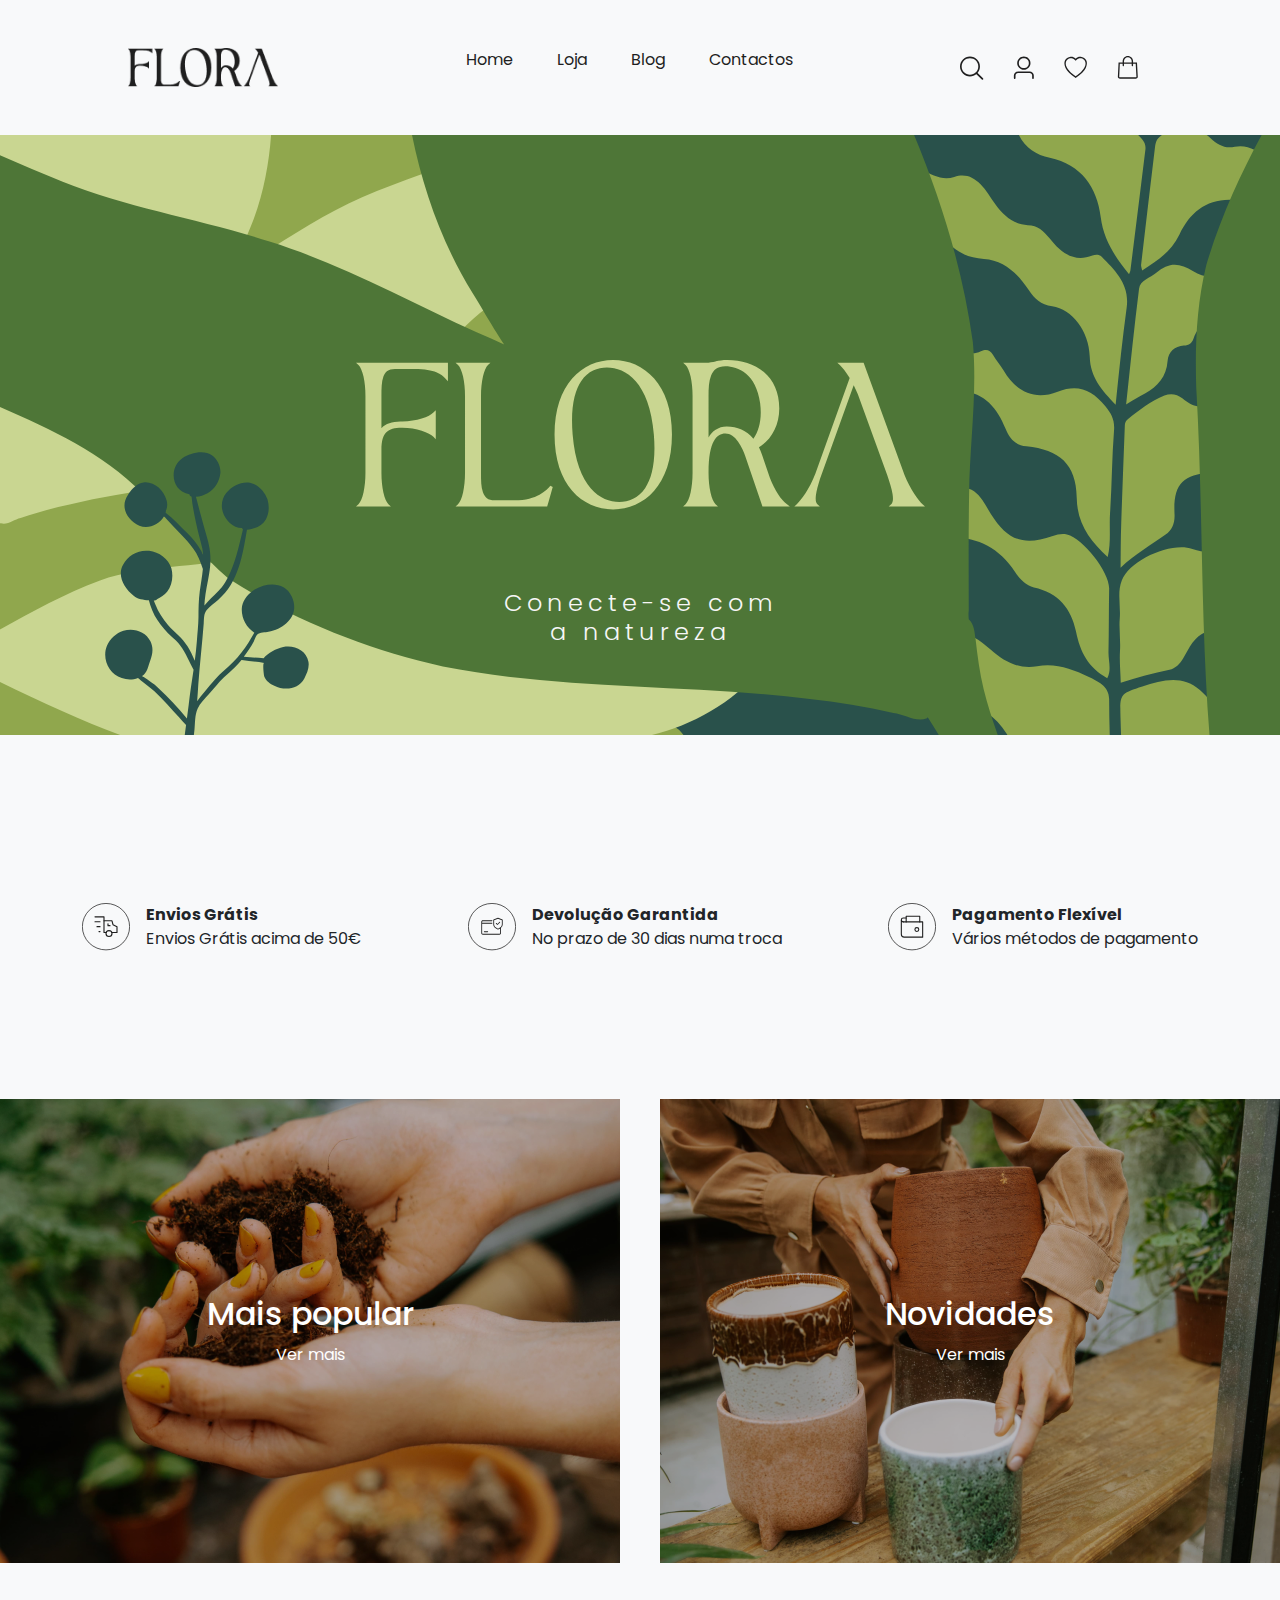
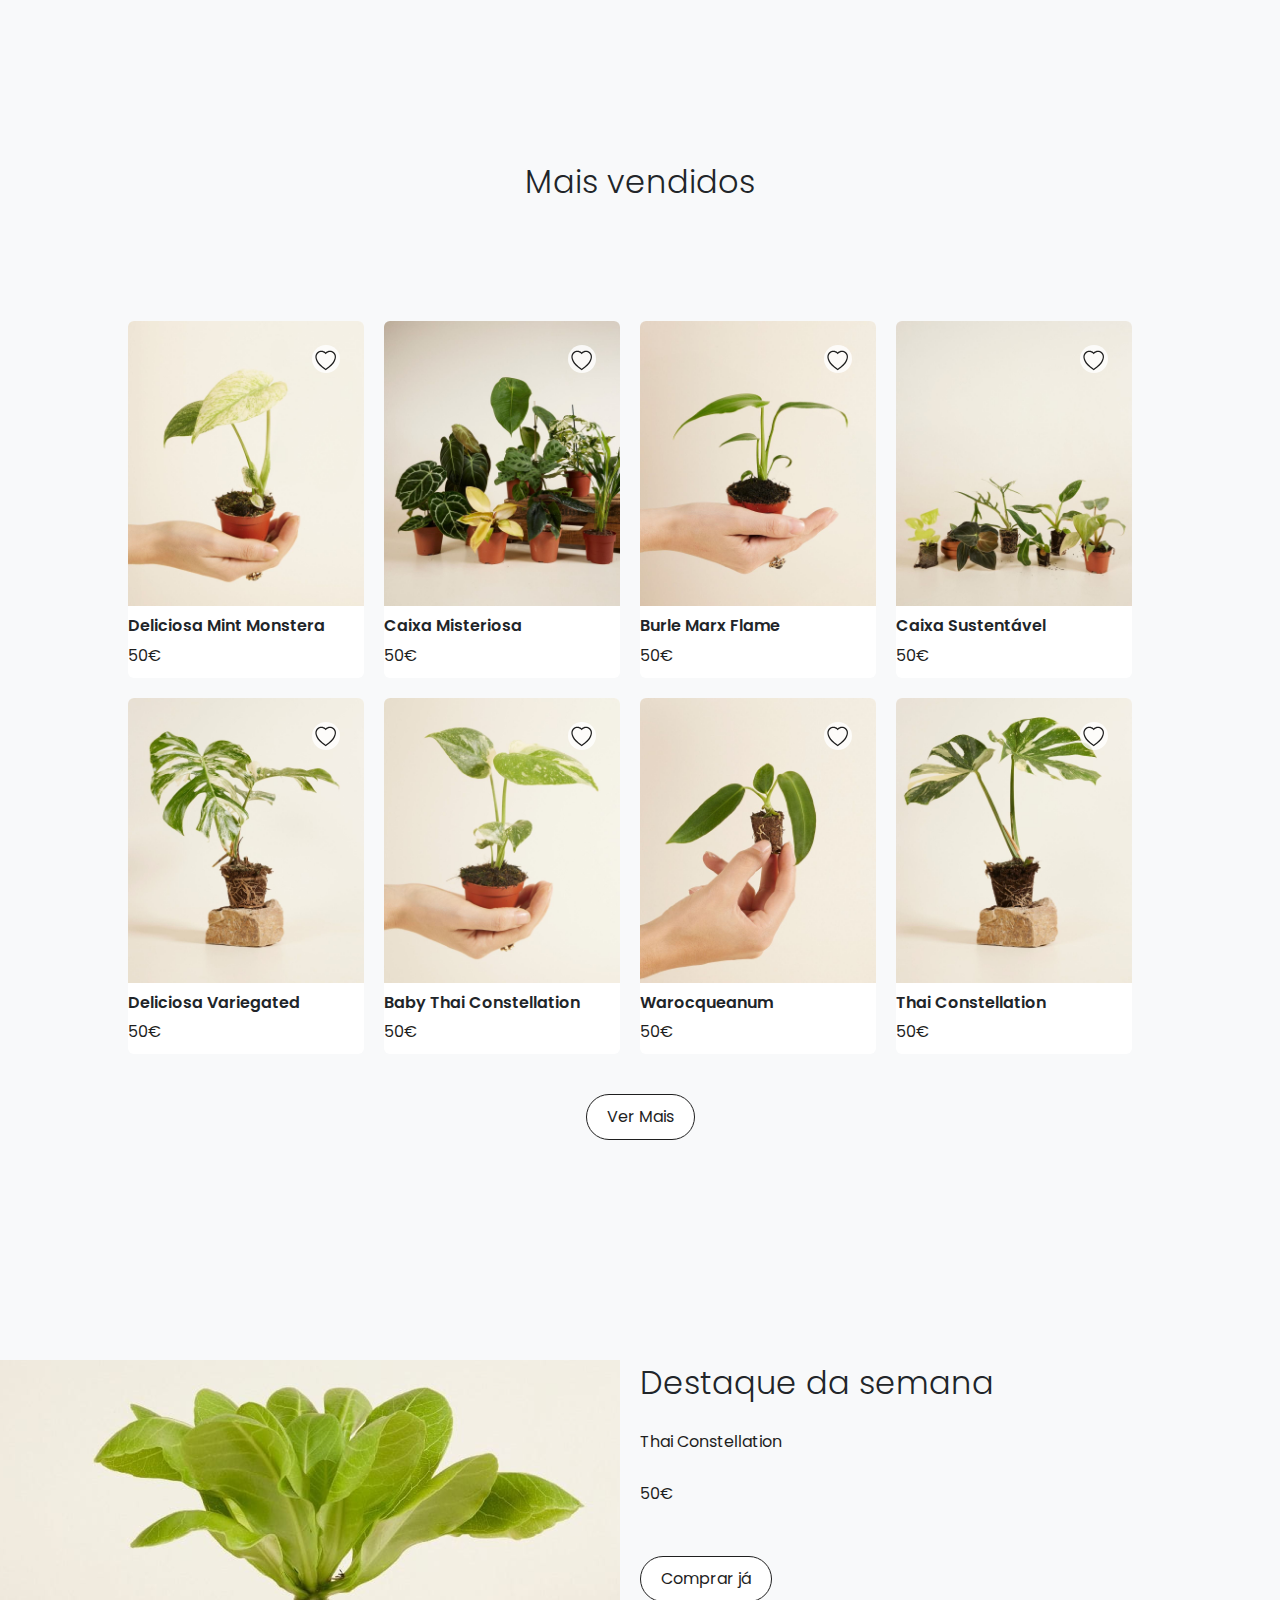
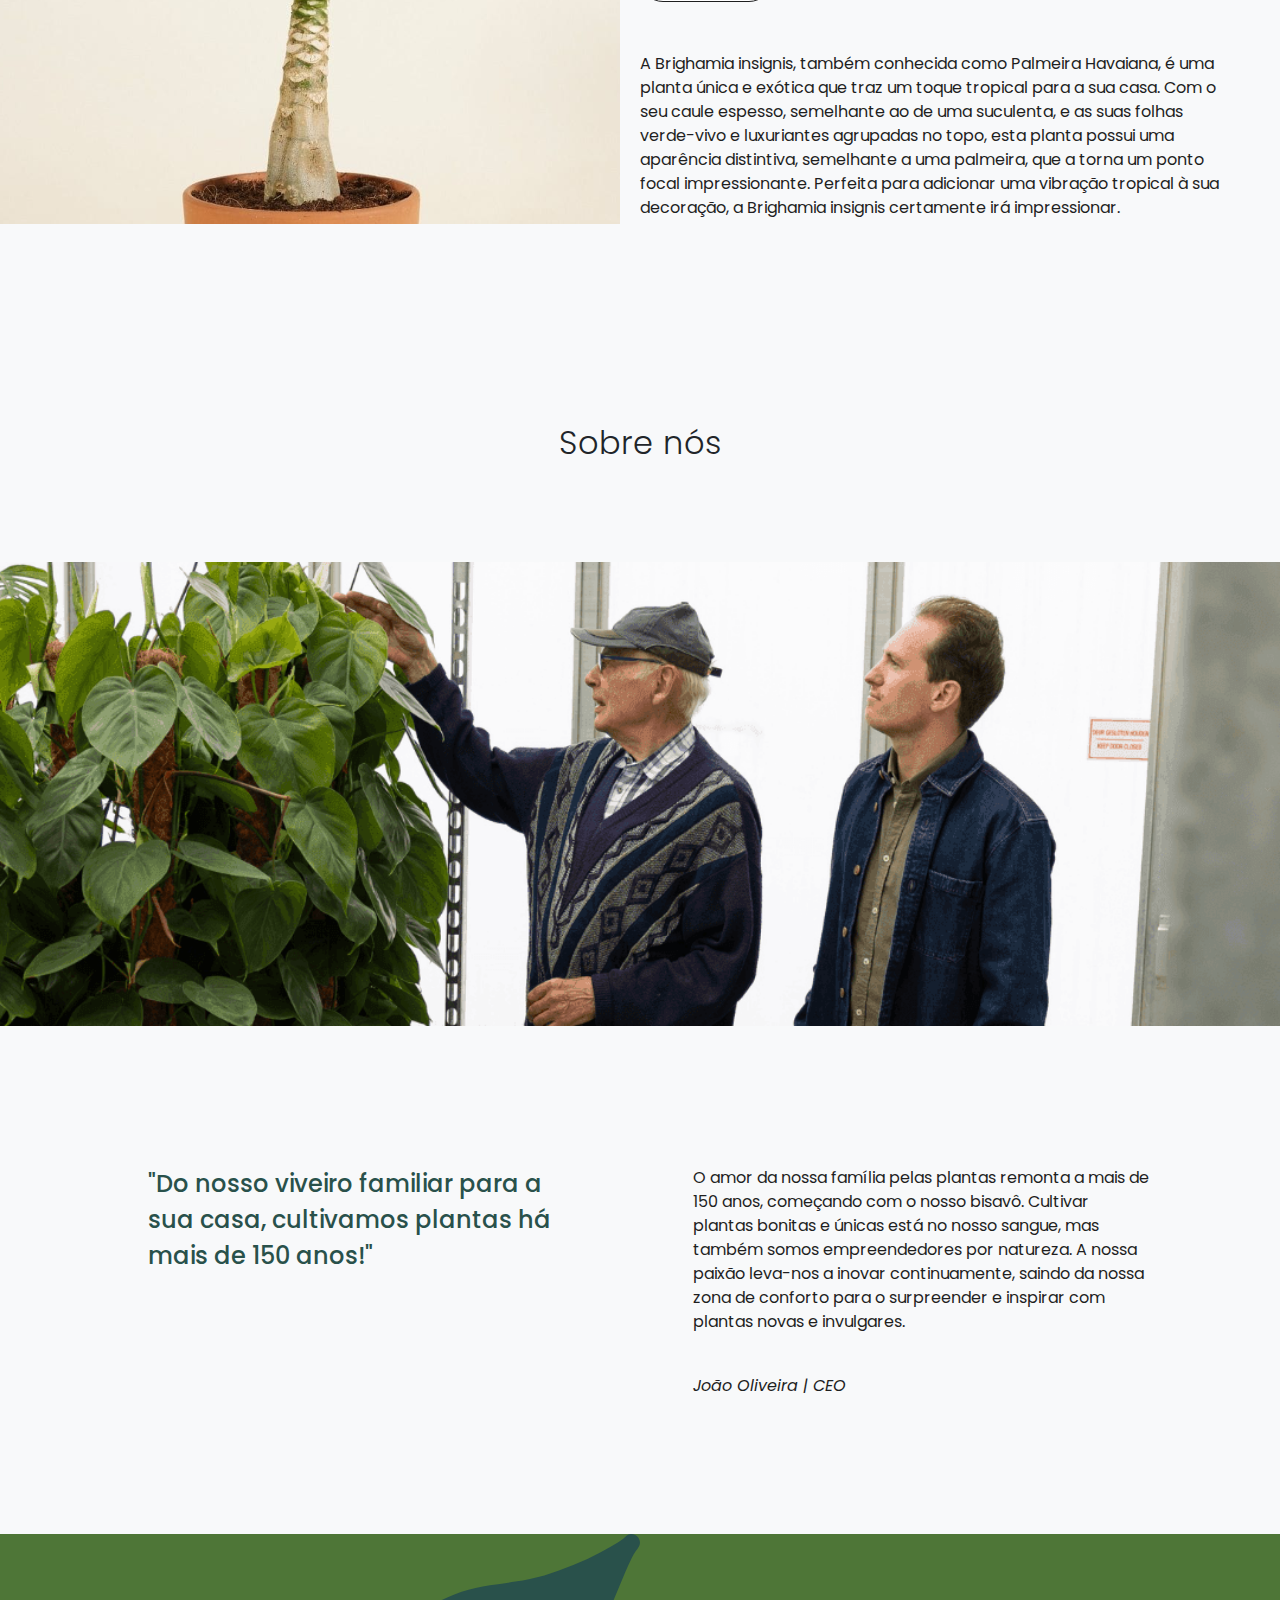
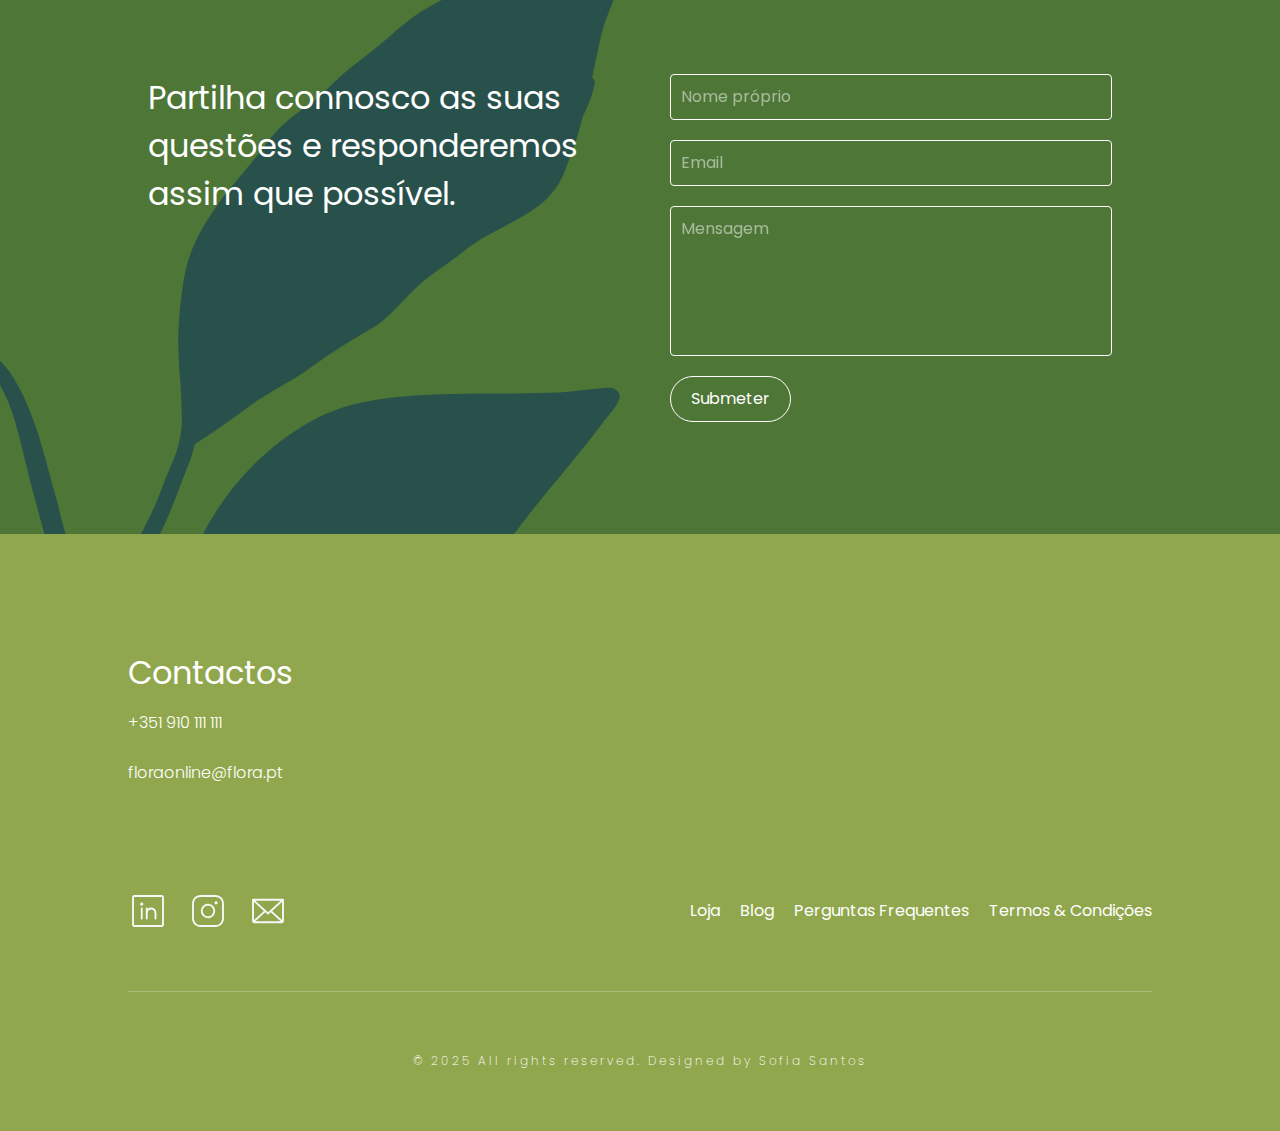
<file: index.html>
<!DOCTYPE html>
<html lang="pt">

<head>
  <meta charset="UTF-8" />
  <meta name="viewport" content="width=device-width, initial-scale=1.0" />
  <title>Flora</title>
  <link href="https://cdn.jsdelivr.net/npm/bootstrap@5.3.3/dist/css/bootstrap.min.css" rel="stylesheet"
    integrity="sha384-QWTKZyjpPEjISv5WaRU9OFeRpok6YctnYmDr5pNlyT2bRjXh0JMhjY6hW+ALEwIH" crossorigin="anonymous" />
  <link rel="stylesheet" href="styles.css" />

  <!--Fonte Tipográfica-->
  <link rel="preconnect" href="https://fonts.googleapis.com" />
  <link rel="preconnect" href="https://fonts.gstatic.com" crossorigin />
  <link
    href="https://fonts.googleapis.com/css2?family=Host+Grotesk:ital,wght@0,300..800;1,300..800&family=Poppins:ital,wght@0,100;0,200;0,300;0,400;0,500;0,600;0,700;0,800;0,900;1,100;1,200;1,300;1,400;1,500;1,600;1,700;1,800;1,900&display=swap"
    rel="stylesheet" />

  <!--Favicon-->
  <link rel="icon" type="image/png" sizes="16x16" href="Icons/Favicon/favicon.png" />

</head>

<body class="bg-light">

  <header>
    <!-- Navbar -->
    <img class="logoFlora" src="Logos/logo.png" alt="logoFlora" />
    <nav>
      <ul class="nav_links">
        <li><a href="#">Home</a></li>
        <li><a href="#">Loja</a></li>
        <li><a href="#">Blog</a></li>
        <li><a href="#">Contactos</a></li>
      </ul>
    </nav>

    <div class="nav_icons">
      <a href="#lupa"><img class="lupa_icon" src="Icons/navbar/lupa.svg" alt="Lupa" /></a>
      <a href="#perfil"><img class="perfil_icon" src="Icons/navbar/perfil.svg" alt="Perfil" /></a>
      <a href="#preferidos"><img class="preferidos_icon" src="Icons/navbar/preferidos.svg" alt="Preferidos" /></a>
      <a href="#carrinho"><img class="carrinho_icon" src="Icons/navbar/carrinho.svg" alt="Carrinho" /></a>
    </div>

    <div id="nav_burger">
      <img class="nav_burger_icon" src="Icons/navbar/burger.svg">
    </div>

  </header>

  <!-- Hero Image -->

  <div id="hero">
    <h2 class="hero-h2">
      Conecte-se com <br />
      a natureza
    </h2>
    <img src="Image/heroimage.svg" alt="hero" id="heroimage" />
    <img src="Image/heroimage-mobile.svg" alt="hero" id="heroimage-mobile" />
  </div>

  <!-- 3 Benefícios -->

  <div class="container py-5">
    <div class="row align-items-center justify-content-between">
      <!-- Benefício 1 -->

      <div class="col-auto d-flex align-items-left">
        <img src="Icons/beneficios/beneficio1.svg" class="img-fluid iconeBeneficio" alt="Benefício 1" />
        <div>
          <p class="product-name">Envios Grátis</p>
          <p class="product-info">Envios Grátis acima de 50€</p>
        </div>
      </div>

      <!-- Benefício 2 -->

      <div class="col-auto d-flex align-items-center">
        <img src="Icons/beneficios/beneficio2.svg" class="img-fluid iconeBeneficio" alt="Benefício 2" />
        <div>
          <p class="product-name">Devolução Garantida</p>
          <p class="product-info">No prazo de 30 dias numa troca</p>
        </div>
      </div>

      <!-- Benefício 3 -->

      <div class="col-auto d-flex align-items-right">
        <img src="Icons/beneficios/beneficio3.svg" class="img-fluid iconeBeneficio" alt="Benefício 3" />
        <div>
          <p class="product-name">Pagamento Flexível</p>
          <p class="product-info">Vários métodos de pagamento</p>
        </div>
      </div>
    </div>
  </div>

  <!-- Destaques mais popular e novidades -->

  <div class="highlights-container">
    <div class="highlight-box">
      <div class="highlight-image">
        <img src="Image/destaques/destaque1.png" alt="Image 1" />
      </div>
      <div class="highlight-text">
        <h3 class="highlight-title">Mais popular</h3>
        <p class="highlight-description">Ver mais</p>
      </div>
    </div>

    <div class="highlight-box">
      <div class="highlight-image">
        <img src="Image/destaques/destaque2.png" alt="Image 2" />
      </div>
      <div class="highlight-text">
        <h3 class="highlight-title">Novidades</h3>
        <p class="highlight-description">Ver mais</p>
      </div>
    </div>
  </div>

  <div class="maisvendidos">
    <h3>Mais vendidos</h3>
  </div>

  <div class="products">

    <!-- CARDS Card 1 -->
    <div class="card">
      <div class="card-image">
        <img src="Image/cards/card1.jpg" alt="card1" />
        <div class="heart-icon">
          <img src="Image/cards/preferidos.svg">
        </div>
      </div>
      <div class="price">
        <h6>Deliciosa Mint Monstera</h6>
        <p>50€</p>
      </div>
    </div>

    <!-- Card 2 -->
    <div class="card">
      <div class="card-image">
        <img src="Image/cards/card2.jpg" alt="card2" />
        <div class="heart-icon">
          <img src="Image/cards/preferidos.svg">
        </div>
      </div>
      <div class="price">
        <h6>Caixa Misteriosa </h6>
        <p>50€</p>
      </div>
    </div>

    <!-- Card 3 -->
    <div class="card">
      <div class="card-image">
        <img src="Image/cards/card3.jpg" alt="card3" />
        <div class="heart-icon">
          <img src="Image/cards/preferidos.svg">
        </div>
      </div>
      <div class="price">
        <h6>Burle Marx Flame </h6>
        <p>50€</p>
      </div>
    </div>

    <!-- Card 4 -->
    <div class="card">
      <div class="card-image">
        <img src="Image/cards/card4.jpg" alt="card4" />
        <div class="heart-icon">
          <img src="Image/cards/preferidos.svg">
        </div>
      </div>
      <div class="price">
        <h6>Caixa Sustentável </h6>
        <p>50€</p>
      </div>
    </div>

    <!-- Card 5 -->
    <div class="card">
      <div class="card-image">
        <img src="Image/cards/card5.jpg" alt="card5" />
        <div class="heart-icon">
          <img src="Image/cards/preferidos.svg">
        </div>
      </div>
      <div class="price">
        <h6>Deliciosa Variegated </h6>
        <p>50€</p>
      </div>
    </div>

    <!-- Card 6 -->
    <div class="card">
      <div class="card-image">
        <img src="Image/cards/card6.jpg" alt="card6" />
        <div class="heart-icon">
          <img src="Image/cards/preferidos.svg">
        </div>
      </div>
      <div class="price">
        <h6>Baby Thai Constellation</h6>
        <p>50€</p>
      </div>
    </div>

    <!-- Card 7 -->
    <div class="card">
      <div class="card-image">
        <img src="Image/cards/card7.jpg" alt="card7" />
        <div class="heart-icon">
          <img src="Image/cards/preferidos.svg">
        </div>
      </div>
      <div class="price">
        <h6>Warocqueanum</h6>
        <p>50€</p>
      </div>
    </div>

    <!-- Card 8 -->
    <div class="card">
      <div class="card-image">
        <img src="Image/cards/card8.jpg" alt="card8" />
        <div class="heart-icon">
          <img src="Image/cards/preferidos.svg">
        </div>
      </div>
      <div class="price">
        <h6>Thai Constellation</h6>
        <p>50€</p>
      </div>
    </div>
    </section>
  </div>

  <div class="button-container">
    <button class="button ver-mais">Ver Mais</button>
  </div>

  <!--DESTAQUE SEMANAL-->

  <div class="weekly-section">
    <div class="weekly-image">
      <img src="Image/destaqueSemanal/destaquesemanal.png">
    </div>
    <div class="weekly-text">
      <h4>Destaque da semana</h4>
      <h6>Thai Constellation</h6>
      <p>50€</p>
      <div class="button-weekly">
        <a href="pagina-formulario-pagamento/website-formulario-pagamento.html" class="adicionar-carrinho">Comprar
          já</a>
      </div>
      <p>A Brighamia insignis, também conhecida como Palmeira Havaiana, é uma planta única e exótica que traz um toque
        tropical para a sua casa. Com o seu caule espesso, semelhante ao de uma suculenta, e as suas folhas verde-vivo e
        luxuriantes agrupadas no topo, esta planta possui uma aparência distintiva, semelhante a uma palmeira, que a
        torna um ponto focal impressionante. Perfeita para adicionar uma vibração tropical à sua decoração, a Brighamia
        insignis certamente irá impressionar.</p>
    </div>
  </div>

  <!--SOBRE NÓS-->
  <section>

    <div class="sobrenos">
      <h3>Sobre nós</h3>
    </div>

    <div class="sobrenos-img">
      <img src="Image/sobreNos/sobreNos.png" alt="imagem sobre nós">
    </div>

    <div class="sobrenos-texto">
      <div class="sobrenos-citacao" alt="citação da família">
        <p>"Do nosso viveiro familiar para a sua casa, cultivamos plantas há mais de 150 anos!"</p>
      </div>

      <div class="sobrenos-paragrafo" alt="texto sobre nós">
        <p>O amor da nossa família pelas plantas remonta a mais de 150 anos, começando com o nosso bisavô. Cultivar
          plantas bonitas e únicas está no nosso sangue, mas também somos empreendedores por natureza. A nossa paixão
          leva-nos a inovar continuamente, saindo da nossa zona de conforto para o surpreender e inspirar com plantas
          novas e invulgares. </p>
        <br>
        <p><i>João Oliveira | CEO</i></p>
      </div>
    </div>

  </section>

  <!--FEEDBACK-->

  <section>
    <div id="feedback">
      <img src="Image/feedback/feedback.svg" alt="imagem de fundo">

      <div class="feedback-titulo">
        <p>Partilha connosco as suas questões e responderemos assim que possível.</p>
      </div>

      <form id="feedback-formulario">
        <input type="text" name="nome" id="feedback-formulario-nome" placeholder="Nome próprio">
        <input type="email" name="email" id="feedback-formulario-email" placeholder="Email">
        <textarea name="mensagem" id="feedback-formulario-mensagem" placeholder="Mensagem"></textarea>
        <div class="botao-submeter">
          <button class="submeter">Submeter</button>
        </div>
      </form>
    </div>
  </section>

  <!--FOOTER-->
  <section id="footer">
    <div class="contactos">
      <h2>Contactos</h2>
      <p>+351 910 111 111</p>
      <p>floraonline@flora.pt</p>
    </div>

    <!-- Ícones e Links -->
    <div id="footer-container">
      <div class="footer-icones">
        <img src="Icons/footer/linkedin.svg" alt="Ícone LinkedIn">
        <img src="Icons/footer/instagram.svg" alt="Ícone Instagram">
        <img src="Icons/footer/envelope.svg" alt="Ícone Email">
      </div>

      <div class="footer-links">
        <ul>
          <li><a href="#loja">Loja</a></li>
          <li><a href="#Blog">Blog</a></li>
          <li><a href="#perguntas-frequentes">Perguntas Frequentes</a></li>
          <li><a href="#termoscondições">Termos & Condições</a></li>
        </ul>
      </div>
    </div>

    <hr class="hrfooter">

    <p class="allrights">© 2025 All rights reserved. Designed by Sofia Santos</p>
  </section>



</body>

</html>
</file>
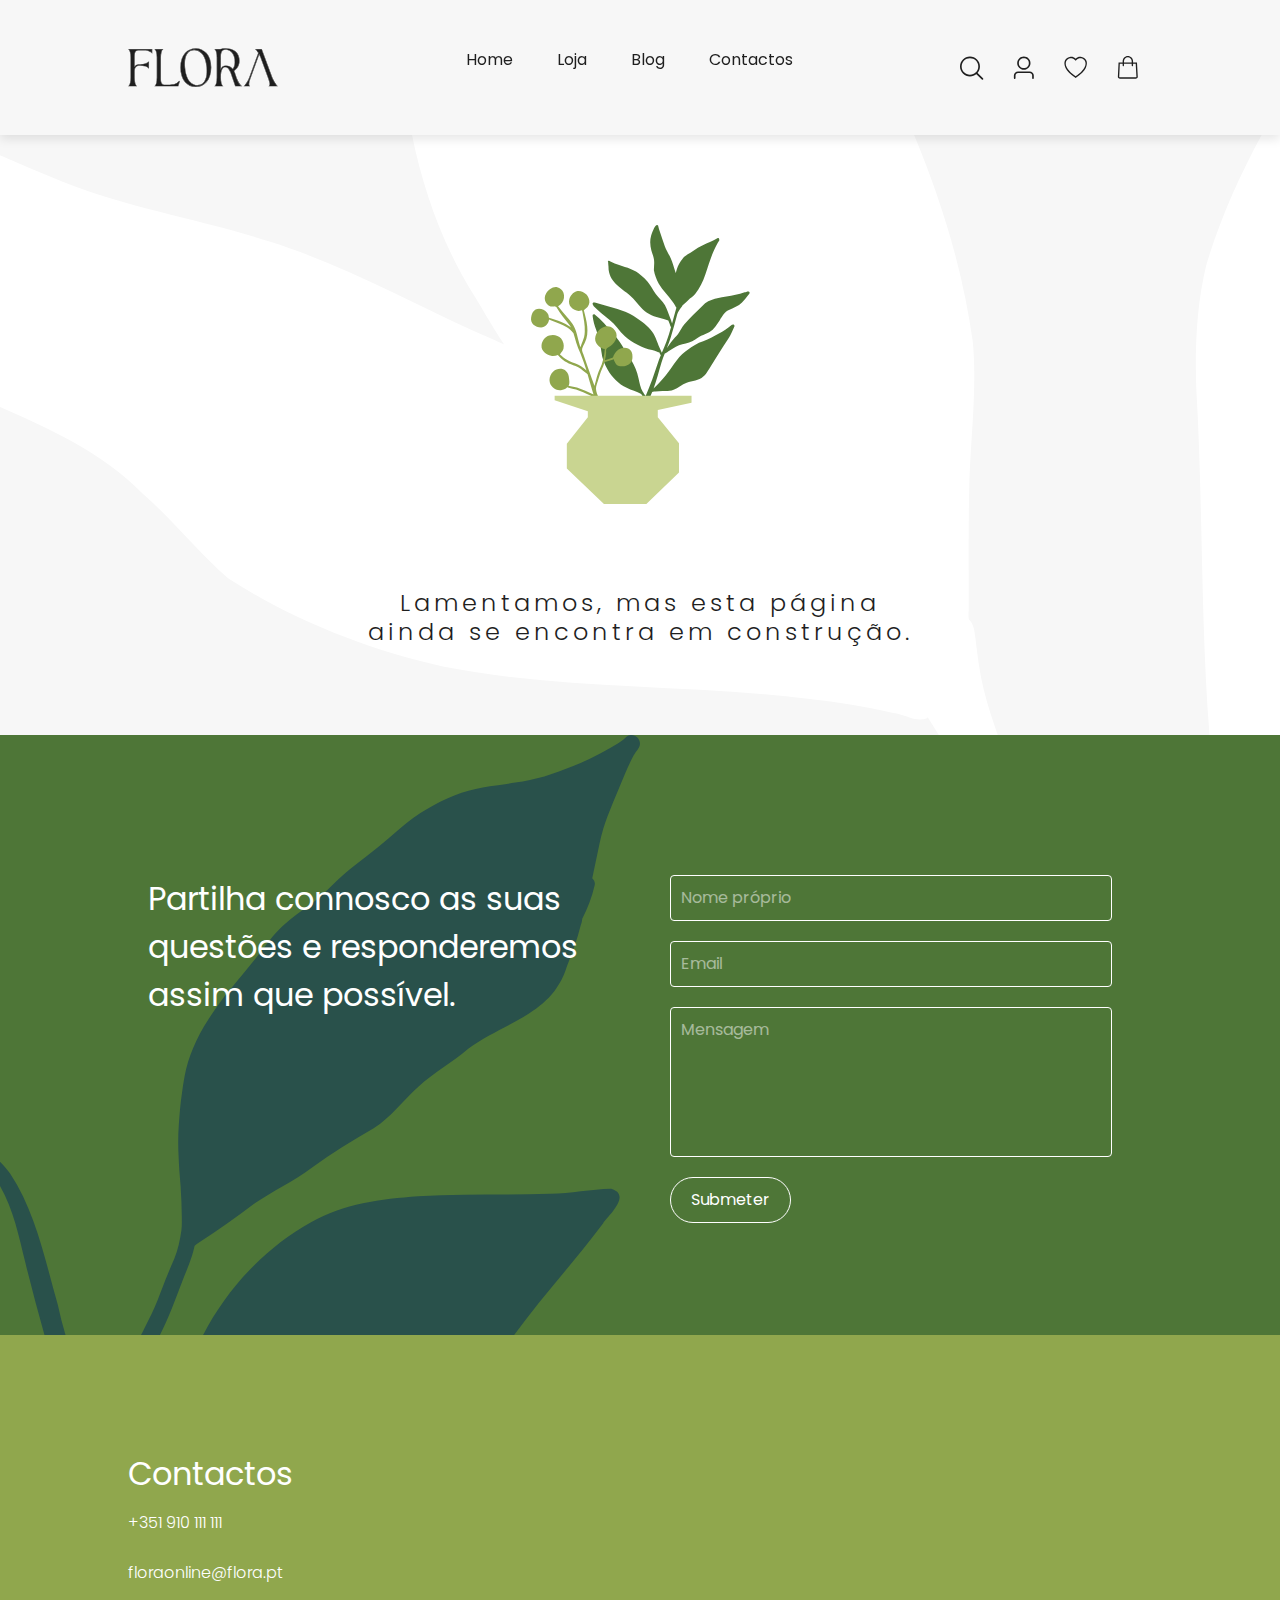
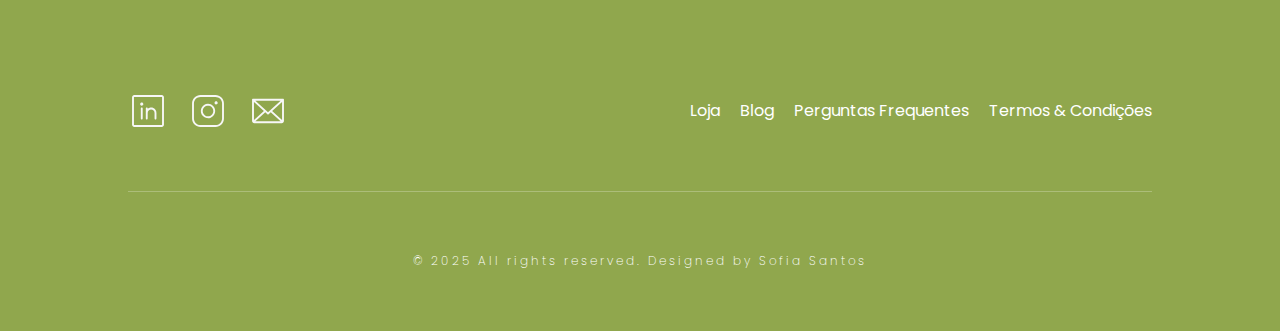
<file: pagina-em-construcao.html>
<!DOCTYPE html>
<html lang="en">
  <head>
    <meta charset="UTF-8" />
    <meta name="viewport" content="width=device-width, initial-scale=1.0" />
    <title>Flora - Em construção</title>
    <link
      href="https://cdn.jsdelivr.net/npm/bootstrap@5.3.3/dist/css/bootstrap.min.css"
      rel="stylesheet"
      integrity="sha384-QWTKZyjpPEjISv5WaRU9OFeRpok6YctnYmDr5pNlyT2bRjXh0JMhjY6hW+ALEwIH"
      crossorigin="anonymous"
    />
    <link rel="stylesheet" href="pagina-em-construcao/styles-construcao.css" />

    <!--Fonte Tipográfica-->
    <link rel="preconnect" href="https://fonts.googleapis.com" />
    <link rel="preconnect" href="https://fonts.gstatic.com" crossorigin />
    <link
      href="https://fonts.googleapis.com/css2?family=Host+Grotesk:ital,wght@0,300..800;1,300..800&family=Poppins:ital,wght@0,100;0,200;0,300;0,400;0,500;0,600;0,700;0,800;0,900;1,100;1,200;1,300;1,400;1,500;1,600;1,700;1,800;1,900&display=swap"
      rel="stylesheet"
    />

    <!--Favicon-->
    <link
      rel="icon"
      type="image/png"
      sizes="16x16"
      href="pagina-em-construcao/Icons/Favicon/favicon.png"
    />
  </head>

  <body>
    <header>
      <!-- Navbar -->
      <img class="logoFlora" src="Logos/logosvg.svg" alt="logoFlora" />
      <nav>
        <ul class="nav_links">
          <li><a href="index.html">Home</a></li>
          <li><a href="pagina-em-construcao.html">Loja</a></li>
          <li><a href="pagina-em-construcao.html">Blog</a></li>
          <li><a href="pagina-em-construcao.html">Contactos</a></li>
        </ul>
      </nav>

      <div class="nav_icons">
        <a href="#lupa"
          ><img class="lupa_icon" src="Icons/navbar/lupa.svg" alt="Lupa"
        /></a>
        <a href="#perfil"
          ><img class="perfil_icon" src="Icons/navbar/perfil.svg" alt="Perfil"
        /></a>
        <a href="#preferidos"
          ><img
            class="preferidos_icon"
            src="Icons/navbar/preferidos.svg"
            alt="Preferidos"
        /></a>
        <a href="website-formulario-pagamento.html"
          ><img
            class="carrinho_icon"
            src="Icons/navbar/carrinho.svg"
            alt="Carrinho"
        /></a>
      </div>

      <div id="nav_burger">
        <img class="nav_burger_icon" src="Icons/navbar/burger.svg" />
      </div>
    </header>

    <!-- Hero Image pagina em construcao -->

    <div id="hero">
      <h2 class="hero-h2">
        Lamentamos, mas esta página <br />
        ainda se encontra em construção.
      </h2>
      <img src="pagina-em-construcao/imagem3.svg" alt="hero" id="heroimage" />
    </div>

    <!--FEEDBACK-->

    <section>
      <div id="feedback">
        <img
          src="pagina-em-construcao/feedback/feedback.svg"
          alt="imagem de fundo"
        />

        <div class="feedback-titulo">
          <p>
            Partilha connosco as suas questões e responderemos assim que
            possível.
          </p>
        </div>

        <form id="feedback-formulario">
          <input
            type="text"
            name="nome"
            id="feedback-formulario-nome"
            placeholder="Nome próprio"
          />
          <input
            type="email"
            name="email"
            id="feedback-formulario-email"
            placeholder="Email"
          />
          <textarea
            name="mensagem"
            id="feedback-formulario-mensagem"
            placeholder="Mensagem"
          ></textarea>
          <div class="botao-submeter">
            <button class="submeter">Submeter</button>
          </div>
        </form>
      </div>
    </section>

    <!--FOOTER-->
    <section id="footer">
      <div class="contactos">
        <h2>Contactos</h2>
        <p>+351 910 111 111</p>
        <p>floraonline@flora.pt</p>
      </div>

      <!-- Ícones e Links -->
      <div id="footer-container">
        <div class="footer-icones">
          <img src="Icons/footer/linkedin.svg" alt="Ícone LinkedIn" />
          <img src="Icons/footer/instagram.svg" alt="Ícone Instagram" />
          <img src="Icons/footer/envelope.svg" alt="Ícone Email" />
        </div>

        <div class="footer-links">
          <ul>
            <li><a href="#loja">Loja</a></li>
            <li><a href="#Blog">Blog</a></li>
            <li><a href="#perguntas-frequentes">Perguntas Frequentes</a></li>
            <li><a href="#termoscondições">Termos & Condições</a></li>
          </ul>
        </div>
      </div>

      <hr class="hrfooter" />

      <p class="allrights">
        © 2025 All rights reserved. Designed by Sofia Santos
      </p>
    </section>
  </body>
</html>
</file>
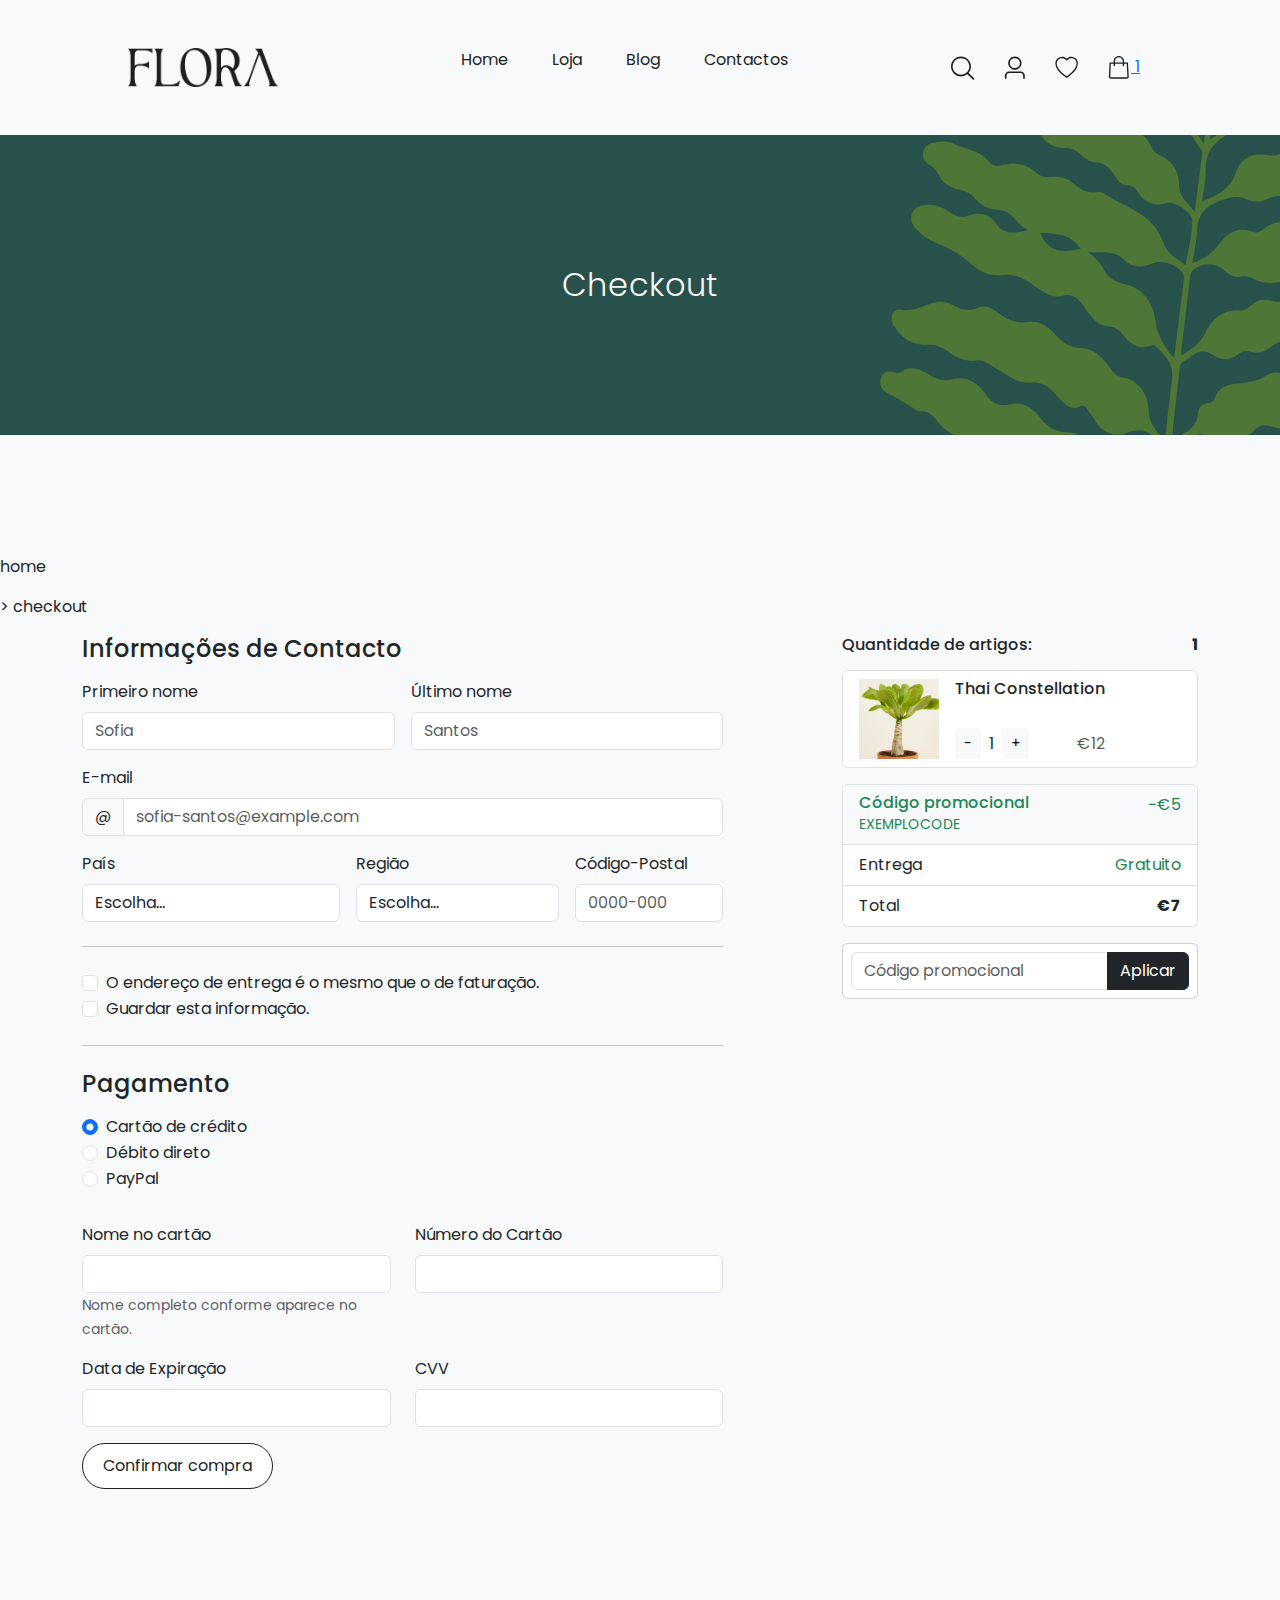
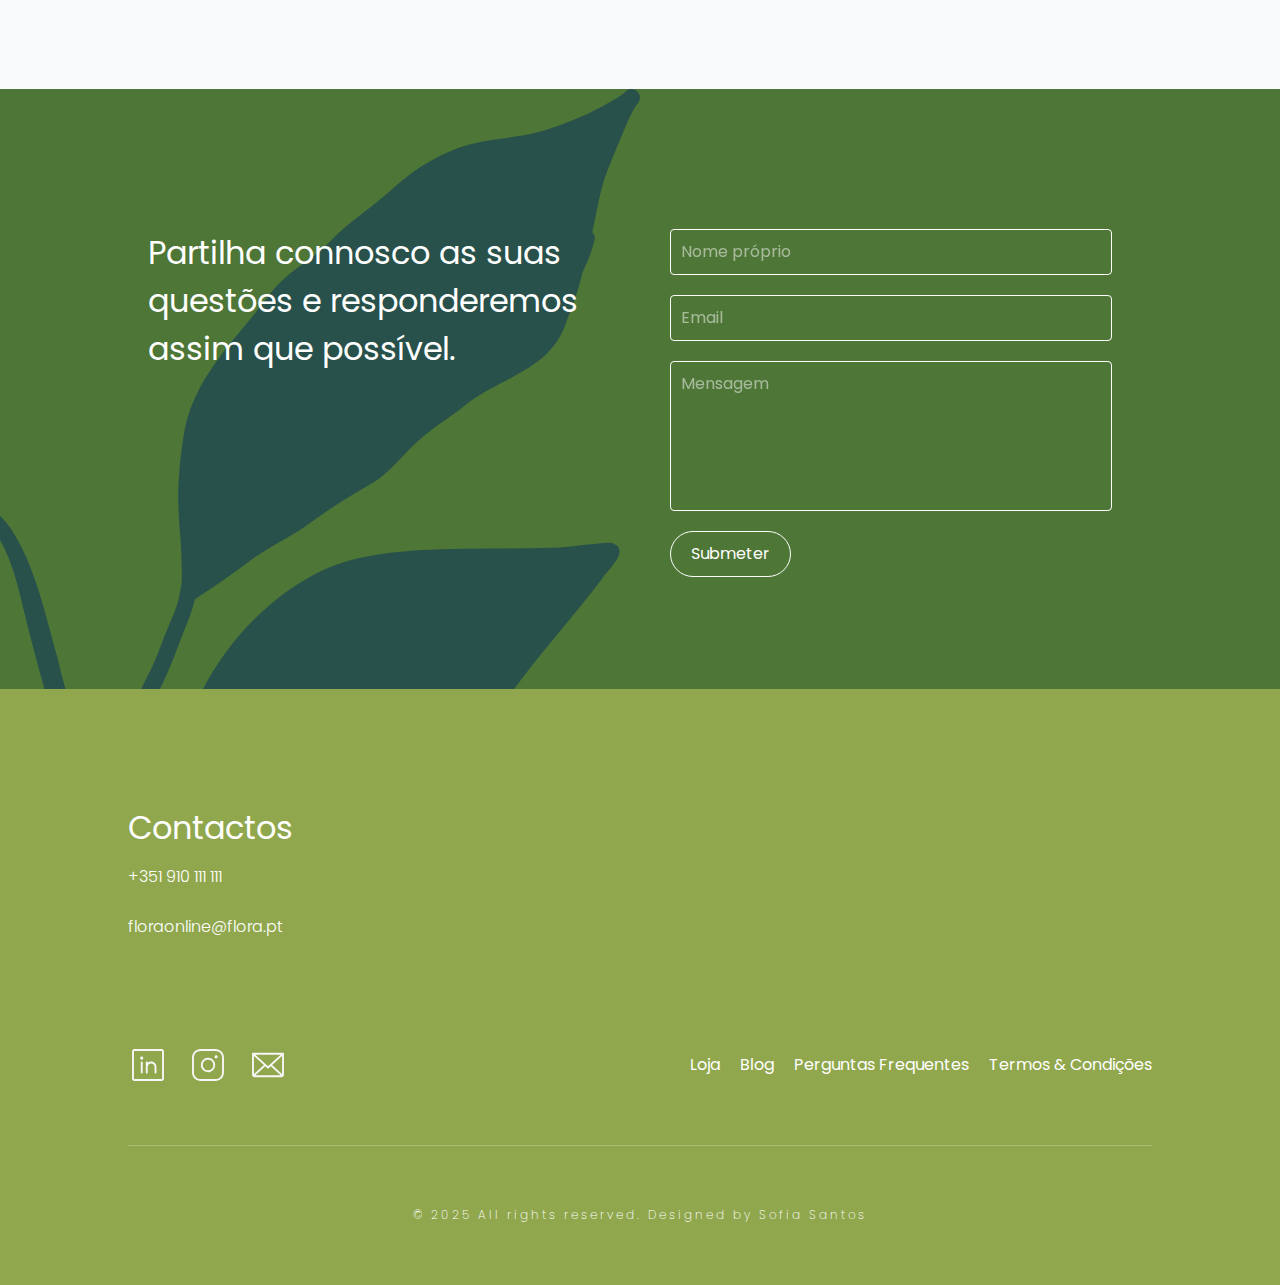
<file: website-formulario-pagamento.html>
<!DOCTYPE html>
<html lang="pt">
  <head>
    <meta charset="UTF-8" />
    <meta name="viewport" content="width=device-width, initial-scale=1.0" />
    <title>Flora - Checkout</title>
    <link
      href="https://cdn.jsdelivr.net/npm/bootstrap@5.3.3/dist/css/bootstrap.min.css"
      rel="stylesheet"
      integrity="sha384-QWTKZyjpPEjISv5WaRU9OFeRpok6YctnYmDr5pNlyT2bRjXh0JMhjY6hW+ALEwIH"
      crossorigin="anonymous"
    />
    <link
      rel="stylesheet"
      href="pagina-formulario-pagamento/styles-formulario-pagamento.css"
    />

    <!--Fonte Tipográfica-->
    <link rel="preconnect" href="https://fonts.googleapis.com" />
    <link rel="preconnect" href="https://fonts.gstatic.com" crossorigin />
    <link
      href="https://fonts.googleapis.com/css2?family=Host+Grotesk:ital,wght@0,300..800;1,300..800&family=Poppins:ital,wght@0,100;0,200;0,300;0,400;0,500;0,600;0,700;0,800;0,900;1,100;1,200;1,300;1,400;1,500;1,600;1,700;1,800;1,900&display=swap"
      rel="stylesheet"
    />

    <!--Favicon-->
    <link
      rel="icon"
      type="image/png"
      sizes="16x16"
      href="pagina-formulario-pagamento/Icons/Favicon/favicon.png"
    />
  </head>

  <body class="bg-light">
    <header>
      <!-- Navbar -->
      <img class="logoFlora" src="Logos/logo.png" alt="logoFlora" />
      <nav>
        <ul class="nav_links">
          <li><a href="index.html">Home</a></li>
          <li><a href="pagina-em-construcao.html">Loja</a></li>
          <li><a href="pagina-em-construcao.html">Blog</a></li>
          <li><a href="pagina-em-construcao.html">Contactos</a></li>
        </ul>
      </nav>

      <div class="nav_icons">
        <a href="#lupa"
          ><img class="lupa_icon" src="Icons/navbar/lupa.svg" alt="Lupa"
        /></a>
        <a href="#perfil"
          ><img class="perfil_icon" src="Icons/navbar/perfil.svg" alt="Perfil"
        /></a>
        <a href="#preferidos"
          ><img
            class="preferidos_icon"
            src="Icons/navbar/preferidos.svg"
            alt="Preferidos"
        /></a>
        <a href="#carrinho">
          <img
            class="carrinho_icon"
            src="Icons/navbar/carrinho.svg"
            alt="Carrinho"
          />
          <span class="notification">1</span>
        </a>
      </div>

      <div id="nav_burger">
        <img class="nav_burger_icon" src="Icons/navbar/burger.svg" />
      </div>
    </header>

    <!-- Hero Image -->

    <div id="hero">
      <h2 class="hero-h2">Checkout</h2>
      <img
        src="pagina-formulario-pagamento/hero/heroImg.svg"
        alt="hero"
        id="heroimage"
      />
    </div>

    <!-- HOME CHECKOUT -->

    <div class="horizontal">
      <p class="home">home</p>
      <p class="checkout">> checkout</p>
    </div>

    <!-- FORMULARIO -->
    <!-- FORMULÁRIO -->
    <div class="container">
      <div class="row">
        <!-- Coluna principal com formulário de pagamento-->
        <div class="col-md-6 col-lg-7">
          <h4 class="mb-3 text-dark">Informações de Contacto</h4>
          <form novalidate>
            <div class="row g-3">
              <div class="col-sm-6">
                <label for="firstName" class="form-label text-dark"
                  >Primeiro nome</label
                >
                <input
                  id="firstName"
                  type="text"
                  class="form-control"
                  placeholder="Sofia"
                  required
                />
                <div class="invalid-feedback">Primeiro nome é obrigatório.</div>
              </div>

              <div class="col-sm-6">
                <label for="lastName" class="form-label text-dark"
                  >Último nome</label
                >
                <input
                  id="lastName"
                  type="text"
                  class="form-control"
                  placeholder="Santos"
                  required
                />
                <div class="invalid-feedback">Último nome é obrigatório.</div>
              </div>

              <div class="col-12">
                <label for="email" class="form-label text-dark">E-mail</label>
                <div class="input-group">
                  <span class="input-group-text">@</span>
                  <input
                    id="email"
                    type="email"
                    class="form-control"
                    placeholder="sofia-santos@example.com"
                    required
                  />
                </div>
                <div class="invalid-feedback">E-mail é obrigatório.</div>
              </div>

              <div class="col-md-5">
                <label for="country" class="form-label text-dark">País</label>
                <select id="country" class="form-control" required>
                  <option value="">Escolha...</option>
                  <option>Portugal</option>
                  <option>Espanha</option>
                </select>
                <div class="invalid-feedback">País é obrigatório.</div>
              </div>

              <div class="col-md-4">
                <label for="state" class="form-label text-dark">Região</label>
                <select id="state" class="form-control" required>
                  <option value="">Escolha...</option>
                  <option>Aveiro</option>
                  <option>Beja</option>
                  <option>Lisboa</option>
                  <option>Porto</option>
                </select>
                <div class="invalid-feedback">Região é obrigatória.</div>
              </div>

              <div class="col-md-3">
                <label for="postcode" class="form-label text-dark"
                  >Código-Postal</label
                >
                <input
                  id="postcode"
                  type="text"
                  class="form-control"
                  placeholder="0000-000"
                  required
                />
                <div class="invalid-feedback">Código-Postal é obrigatório.</div>
              </div>
            </div>

            <hr class="my-4" />

            <div class="form-check">
              <input
                id="sameAddress"
                type="checkbox"
                class="form-check-input"
              />
              <label class="form-check-label text-dark" for="sameAddress">
                O endereço de entrega é o mesmo que o de faturação.
              </label>
            </div>

            <div class="form-check">
              <input id="saveInfo" type="checkbox" class="form-check-input" />
              <label class="form-check-label text-dark" for="saveInfo">
                Guardar esta informação.
              </label>
            </div>

            <hr class="my-4" />

            <h4 class="mb-3 text-dark">Pagamento</h4>

            <div class="form-check">
              <input
                id="creditCard"
                name="paymentMethod"
                type="radio"
                class="form-check-input"
                checked
                required
              />
              <label class="text-dark" for="creditCard">
                Cartão de crédito
              </label>
            </div>

            <div class="form-check">
              <input
                id="directDebit"
                name="paymentMethod"
                type="radio"
                class="form-check-input"
                required
              />
              <label class="text-dark" for="directDebit"> Débito direto </label>
            </div>

            <div class="form-check">
              <input
                id="PayPal"
                name="paymentMethod"
                type="radio"
                class="form-check-input"
                required
              />
              <label class="text-dark" for="PayPal"> PayPal </label>
            </div>

            <div class="row my-3 gy-3">
              <div class="col-md-6">
                <label for="fullName" class="form-label text-dark"
                  >Nome no cartão</label
                >
                <input
                  id="fullName"
                  type="text"
                  class="form-control"
                  required
                />
                <small class="text-muted">
                  Nome completo conforme aparece no cartão.
                </small>
                <div class="invalid-feedback">
                  Nome no cartão é obrigatório.
                </div>
              </div>

              <div class="col-md-6">
                <label for="cc-number" class="form-label text-dark"
                  >Número do Cartão</label
                >
                <input
                  id="cc-number"
                  type="text"
                  class="form-control"
                  required
                />
                <div class="invalid-feedback">
                  Número do cartão é obrigatório.
                </div>
              </div>

              <div class="col-md-6">
                <label for="cc-expired" class="form-label text-dark"
                  >Data de Expiração</label
                >
                <input
                  id="cc-expired"
                  type="text"
                  class="form-control"
                  required
                />
                <div class="invalid-feedback">
                  Data de expiração é obrigatória.
                </div>
              </div>

              <div class="col-md-6">
                <label for="cc-cvv" class="form-label text-dark">CVV</label>
                <input id="cc-cvv" type="text" class="form-control" required />
                <div class="invalid-feedback">CVV é obrigatório.</div>
              </div>
            </div>

            <button
              class="btn btn-dark btn-lg btn-block adicionar-carrinho checkout-btn"
            >
              Confirmar compra
            </button>
          </form>
        </div>

        <!-- Carrinho do lado direito -->
        <div class="col-md-5 col-lg-4 order-md-last">
          <h4 class="d-flex justify-content-between align-items-center mb-3">
            <span class="text-dark" style="font-size: 16px"
              >Quantidade de artigos:</span
            >
            <span class="text-dark" style="font-size: 16px; font-weight: bold"
              >1</span
            >
          </h4>

          <!-- Primeira parte do carrinho: Imagem e informações do produto -->
          <div class="mb-3">
            <ul class="list-group mb-3">
              <li class="list-group-item d-flex justify-content-between lh-sm">
                <div class="d-flex">
                  <img
                    src="Image/destaqueSemanal/destaquesemanal.png"
                    alt="Imagem do carrinho"
                    class="img-fluid"
                    style="width: 80px; height: 80px; object-fit: cover"
                  />

                  <!-- Informações do produto à direita -->
                  <div
                    class="ms-3 d-flex flex-column justify-content-between"
                    style="height: 80px"
                  >
                    <!-- Nome do produto -->
                    <h6 class="my-0">Thai Constellation</h6>

                    <!-- Menu para alterar a quantidade e o preço -->
                    <div
                      class="d-flex justify-content-between align-items-center"
                      style="margin-top: auto"
                    >
                      <div class="d-flex align-items-center">
                        <button class="btn btn-light btn-sm">-</button>
                        <span class="mx-2">1</span>
                        <button class="btn btn-light btn-sm">+</button>
                      </div>
                      <div class="ms-3">
                        <span class="text-muted">€12</span>
                      </div>
                    </div>
                  </div>
                </div>
              </li>
            </ul>
          </div>

          <!-- Segunda parte: Código promocional, entrega e total -->
          <ul class="list-group mb-3">
            <li class="list-group-item d-flex justify-content-between bg-light">
              <div class="text-success">
                <h6 class="my-0">Código promocional</h6>
                <small>EXEMPLOCODE</small>
              </div>
              <span class="text-success">−€5</span>
            </li>

            <li class="list-group-item d-flex justify-content-between">
              <span>Entrega</span>
              <span class="text-success">Gratuito</span>
            </li>

            <li class="list-group-item d-flex justify-content-between">
              <span>Total</span>
              <strong>€7</strong>
            </li>
          </ul>

          <!-- Formulário para código promocional -->
          <form class="card p-2">
            <div class="input-group">
              <input
                type="text"
                class="form-control"
                placeholder="Código promocional"
              />
              <button type="submit" class="btn btn-dark">Aplicar</button>
            </div>
          </form>
        </div>
      </div>
    </div>

    <!--FEEDBACK-->

    <section>
      <div id="feedback">
        <img src="Image/feedback/feedback.svg" alt="imagem de fundo" />

        <div class="feedback-titulo">
          <p>
            Partilha connosco as suas questões e responderemos assim que
            possível.
          </p>
        </div>

        <form id="feedback-formulario">
          <input
            type="text"
            name="nome"
            id="feedback-formulario-nome"
            placeholder="Nome próprio"
          />
          <input
            type="email"
            name="email"
            id="feedback-formulario-email"
            placeholder="Email"
          />
          <textarea
            name="mensagem"
            id="feedback-formulario-mensagem"
            placeholder="Mensagem"
          ></textarea>
          <div class="botao-submeter">
            <button class="submeter">Submeter</button>
          </div>
        </form>
      </div>
    </section>

    <!--FOOTER-->
    <section id="footer">
      <div class="contactos">
        <h2>Contactos</h2>
        <p>+351 910 111 111</p>
        <p>floraonline@flora.pt</p>
      </div>

      <!-- Ícones e Links -->
      <div id="footer-container">
        <div class="footer-icones">
          <img src="Icons/footer/linkedin.svg" alt="Ícone LinkedIn" />
          <img src="Icons/footer/instagram.svg" alt="Ícone Instagram" />
          <img src="Icons/footer/envelope.svg" alt="Ícone Email" />
        </div>

        <div class="footer-links">
          <ul>
            <li><a href="#loja">Loja</a></li>
            <li><a href="#Blog">Blog</a></li>
            <li><a href="#perguntas-frequentes">Perguntas Frequentes</a></li>
            <li><a href="#termoscondições">Termos & Condições</a></li>
          </ul>
        </div>
      </div>

      <hr class="hrfooter" />

      <p class="allrights">
        © 2025 All rights reserved. Designed by Sofia Santos
      </p>
    </section>

    <!-- https://www.youtube.com/watch?v=IrUp98s8B7Q&t=382s MINUTO 14:41 -->

    <!-- Optional JavaScript -->
    <!-- jQuery first, then Popper.js, then Bootstrap JS -->
    <script
      src="https://code.jquery.com/jquery-3.4.1.slim.min.js"
      integrity="sha384-J6qa4849blE2+poT4WnyKhv5vZF5SrPo0iEjwBvKU7imGFAV0wwj1yYfoRSJoZ+n"
      crossorigin="anonymous"
    ></script>
    <script
      src="https://cdn.jsdelivr.net/npm/popper.js@1.16.0/dist/umd/popper.min.js"
      integrity="sha384-Q6E9RHvbIyZFJoft+2mJbHaEWldlvI9IOYy5n3zV9zzTtmI3UksdQRVvoxMfooAo"
      crossorigin="anonymous"
    ></script>
    <script
      src="https://cdn.jsdelivr.net/npm/bootstrap@4.4.1/dist/js/bootstrap.min.js"
      integrity="sha384-wfSDF2E50Y2D1uUdj0O3uMBJnjuUD4Ih7YwaYd1iqfktj0Uod8GCExl3Og8ifwB6"
      crossorigin="anonymous"
    ></script>
  </body>
</html>
</file>
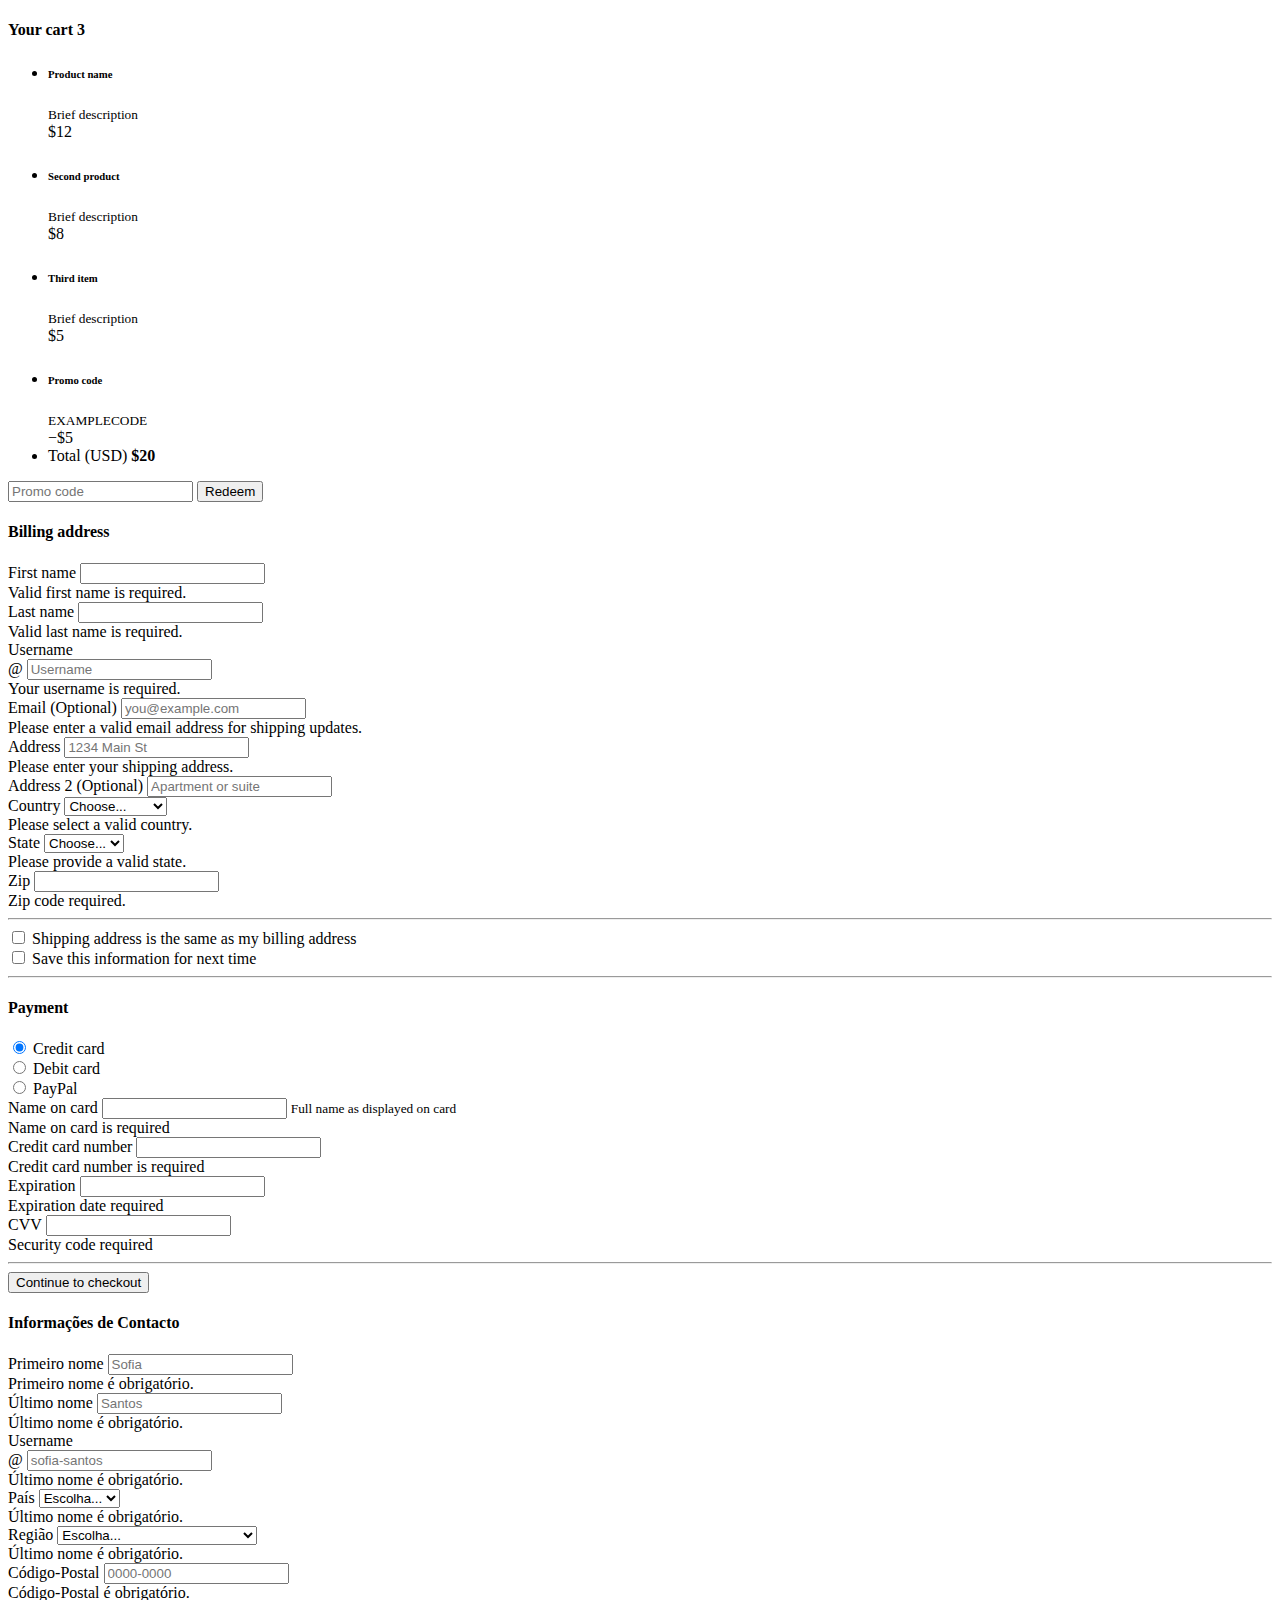
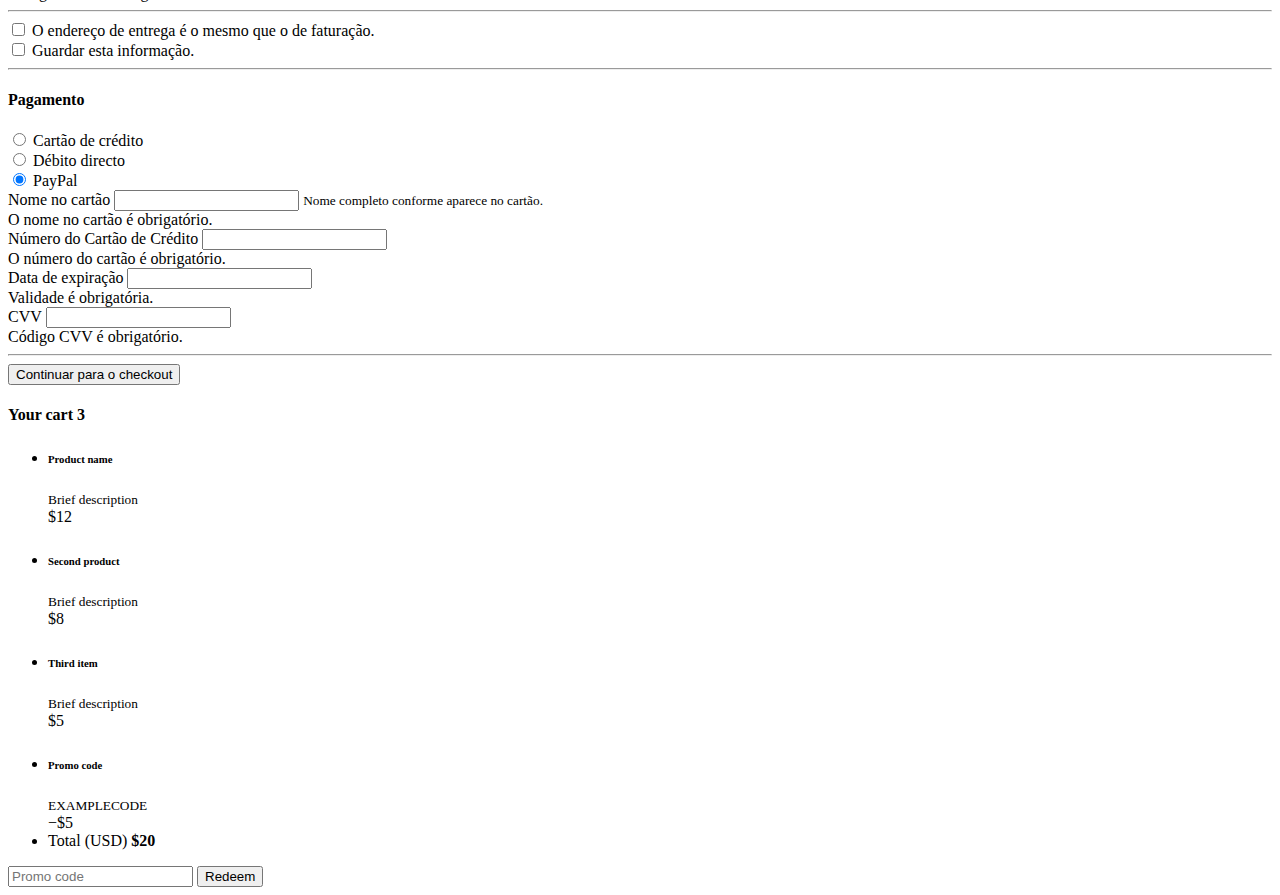
<file: _formulario-pagamento/experiencia.html>
<!DOCTYPE html>
<html lang="en">
  <head>
    <meta charset="UTF-8" />
    <meta name="viewport" content="width=´, initial-scale=1.0" />
    <title>Document</title>
  </head>
  <body>
    <div class="row g-5">
      <div class="col-md-5 col-lg-4 order-md-last">
        <h4 class="d-flex justify-content-between align-items-center mb-3">
          <span class="text-primary">Your cart</span>
          <span class="badge bg-primary rounded-pill">3</span>
        </h4>
        <ul class="list-group mb-3">
          <li class="list-group-item d-flex justify-content-between lh-sm">
            <div>
              <h6 class="my-0">Product name</h6>
              <small class="text-muted">Brief description</small>
            </div>
            <span class="text-muted">$12</span>
          </li>
          <li class="list-group-item d-flex justify-content-between lh-sm">
            <div>
              <h6 class="my-0">Second product</h6>
              <small class="text-muted">Brief description</small>
            </div>
            <span class="text-muted">$8</span>
          </li>
          <li class="list-group-item d-flex justify-content-between lh-sm">
            <div>
              <h6 class="my-0">Third item</h6>
              <small class="text-muted">Brief description</small>
            </div>
            <span class="text-muted">$5</span>
          </li>
          <li class="list-group-item d-flex justify-content-between bg-light">
            <div class="text-success">
              <h6 class="my-0">Promo code</h6>
              <small>EXAMPLECODE</small>
            </div>
            <span class="text-success">−$5</span>
          </li>
          <li class="list-group-item d-flex justify-content-between">
            <span>Total (USD)</span>
            <strong>$20</strong>
          </li>
        </ul>

        <form class="card p-2">
          <div class="input-group">
            <input type="text" class="form-control" placeholder="Promo code" />
            <button type="submit" class="btn btn-secondary">Redeem</button>
          </div>
        </form>
      </div>
      <div class="col-md-7 col-lg-8">
        <h4 class="mb-3">Billing address</h4>
        <form class="needs-validation" novalidate="">
          <div class="row g-3">
            <div class="col-sm-6">
              <label for="firstName" class="form-label">First name</label>
              <input
                type="text"
                class="form-control"
                id="firstName"
                placeholder=""
                value=""
                required=""
              />
              <div class="invalid-feedback">Valid first name is required.</div>
            </div>

            <div class="col-sm-6">
              <label for="lastName" class="form-label">Last name</label>
              <input
                type="text"
                class="form-control"
                id="lastName"
                placeholder=""
                value=""
                required=""
              />
              <div class="invalid-feedback">Valid last name is required.</div>
            </div>

            <div class="col-12">
              <label for="username" class="form-label">Username</label>
              <div class="input-group has-validation">
                <span class="input-group-text">@</span>
                <input
                  type="text"
                  class="form-control"
                  id="username"
                  placeholder="Username"
                  required=""
                />
                <div class="invalid-feedback">Your username is required.</div>
              </div>
            </div>

            <div class="col-12">
              <label for="email" class="form-label"
                >Email <span class="text-muted">(Optional)</span></label
              >
              <input
                type="email"
                class="form-control"
                id="email"
                placeholder="you@example.com"
              />
              <div class="invalid-feedback">
                Please enter a valid email address for shipping updates.
              </div>
            </div>

            <div class="col-12">
              <label for="address" class="form-label">Address</label>
              <input
                type="text"
                class="form-control"
                id="address"
                placeholder="1234 Main St"
                required=""
              />
              <div class="invalid-feedback">
                Please enter your shipping address.
              </div>
            </div>

            <div class="col-12">
              <label for="address2" class="form-label"
                >Address 2 <span class="text-muted">(Optional)</span></label
              >
              <input
                type="text"
                class="form-control"
                id="address2"
                placeholder="Apartment or suite"
              />
            </div>

            <div class="col-md-5">
              <label for="country" class="form-label">Country</label>
              <select class="form-select" id="country" required="">
                <option value="">Choose...</option>
                <option>United States</option>
              </select>
              <div class="invalid-feedback">Please select a valid country.</div>
            </div>

            <div class="col-md-4">
              <label for="state" class="form-label">State</label>
              <select class="form-select" id="state" required="">
                <option value="">Choose...</option>
                <option>California</option>
              </select>
              <div class="invalid-feedback">Please provide a valid state.</div>
            </div>

            <div class="col-md-3">
              <label for="zip" class="form-label">Zip</label>
              <input
                type="text"
                class="form-control"
                id="zip"
                placeholder=""
                required=""
              />
              <div class="invalid-feedback">Zip code required.</div>
            </div>
          </div>

          <hr class="my-4" />

          <div class="form-check">
            <input type="checkbox" class="form-check-input" id="same-address" />
            <label class="form-check-label" for="same-address"
              >Shipping address is the same as my billing address</label
            >
          </div>

          <div class="form-check">
            <input type="checkbox" class="form-check-input" id="save-info" />
            <label class="form-check-label" for="save-info"
              >Save this information for next time</label
            >
          </div>

          <hr class="my-4" />

          <h4 class="mb-3">Payment</h4>

          <div class="my-3">
            <div class="form-check">
              <input
                id="credit"
                name="paymentMethod"
                type="radio"
                class="form-check-input"
                checked=""
                required=""
              />
              <label class="form-check-label" for="credit">Credit card</label>
            </div>
            <div class="form-check">
              <input
                id="debit"
                name="paymentMethod"
                type="radio"
                class="form-check-input"
                required=""
              />
              <label class="form-check-label" for="debit">Debit card</label>
            </div>
            <div class="form-check">
              <input
                id="paypal"
                name="paymentMethod"
                type="radio"
                class="form-check-input"
                required=""
              />
              <label class="form-check-label" for="paypal">PayPal</label>
            </div>
          </div>

          <div class="row gy-3">
            <div class="col-md-6">
              <label for="cc-name" class="form-label">Name on card</label>
              <input
                type="text"
                class="form-control"
                id="cc-name"
                placeholder=""
                required=""
              />
              <small class="text-muted">Full name as displayed on card</small>
              <div class="invalid-feedback">Name on card is required</div>
            </div>

            <div class="col-md-6">
              <label for="cc-number" class="form-label"
                >Credit card number</label
              >
              <input
                type="text"
                class="form-control"
                id="cc-number"
                placeholder=""
                required=""
              />
              <div class="invalid-feedback">Credit card number is required</div>
            </div>

            <div class="col-md-3">
              <label for="cc-expiration" class="form-label">Expiration</label>
              <input
                type="text"
                class="form-control"
                id="cc-expiration"
                placeholder=""
                required=""
              />
              <div class="invalid-feedback">Expiration date required</div>
            </div>

            <div class="col-md-3">
              <label for="cc-cvv" class="form-label">CVV</label>
              <input
                type="text"
                class="form-control"
                id="cc-cvv"
                placeholder=""
                required=""
              />
              <div class="invalid-feedback">Security code required</div>
            </div>
          </div>

          <hr class="my-4" />

          <button class="w-100 btn btn-primary btn-lg" type="submit">
            Continue to checkout
          </button>
        </form>
      </div>
    </div>
  </body>
</html>

<div class="container">
  <h4 class="mb-3">Informações de Contacto</h4>
  <form novalidate>
    <div class="row g-3">
      <div class="col-sm-6">
        <label for="firstName" class="form-label">Primeiro nome</label>
        <input
          id="firstName"
          type="text"
          class="form-control"
          placeholder="Sofia"
          required
        />
        <div class="invalid-feedback">Primeiro nome é obrigatório.</div>
      </div>

      <div class="col-sm-6">
        <label for="lastName" class="form-label">Último nome</label>
        <input
          id="lastName"
          type="text"
          class="form-control"
          placeholder="Santos"
          required
        />
        <div class="invalid-feedback">Último nome é obrigatório.</div>
      </div>

      <div class="col-12">
        <label for="username" class="form-label">Username</label>
        <div class="input-group">
          <span class="input-group-text">@</span>
          <input
            id="username"
            type="text"
            class="form-control"
            placeholder="sofia-santos"
            required
          />
        </div>
        <div class="invalid-feedback">Último nome é obrigatório.</div>
      </div>

      <div class="col-md-5">
        <label for="country" class="form-label">País</label>
        <select id="country" class="form-control">
          <option value=" ">Escolha...</option>
          <option value=" ">Portugal</option>
          <option value=" ">Espanha</option>
        </select>
        <div class="invalid-feedback">Último nome é obrigatório.</div>
      </div>

      <div class="col-md-4">
        <label for="state" class="form-label">Região</label>
        <select id="state" class="form-control">
          <option value=" ">Escolha...</option>
          <option value=" ">Aveiro</option>
          <option value=" ">Beja</option>
          <option value=" ">Braga</option>
          <option value=" ">Bragança</option>
          <option value=" ">Castelo Branco</option>
          <option value=" ">Coimbra</option>
          <option value=" ">Évora</option>
          <option value=" ">Faro</option>
          <option value=" ">Guarda</option>
          <option value=" ">Leiria</option>
          <option value=" ">Lisboa</option>
          <option value=" ">Portalegre</option>
          <option value=" ">Porto</option>
          <option value=" ">Santarém</option>
          <option value=" ">Setúbal</option>
          <option value=" ">Viana do Castelo</option>
          <option value=" ">Vila Real</option>
          <option value=" ">Viseu</option>
          <option value=" ">Região Autónoma da Madeira</option>
          <option value=" ">Região Autónoma dos Açores</option>
        </select>
        <div class="invalid-feedback">Último nome é obrigatório.</div>
      </div>

      <div class="col-md-3">
        <label for="postcode" class="form-label">Código-Postal</label>
        <input
          id="postcode"
          type="number"
          class="form-control"
          placeholder="0000-0000"
          required
        />
        <div class="invalid-feedback">Código-Postal é obrigatório.</div>
      </div>

      <hr class="my-4" />

      <div class="col-12">
        <div class="form-check">
          <input id="sameAddress" type="checkbox" class="form-check-input" />
          <label class="form-check-label" for="sameAddress"
            >O endereço de entrega é o mesmo que o de faturação.
          </label>
        </div>

        <div class="form-check">
          <input id="saveInfo" type="checkbox" class="form-check-input" />
          <label class="form-check-label" for="saveInfo"
            >Guardar esta informação.
          </label>
        </div>
      </div>

      <hr class="my-4" />

      <h4 class="mb-3">Pagamento</h4>

      <div class="form-check">
        <input
          id="creditCard"
          name="paymentMethod"
          type="radio"
          class="form-check-input"
          checked
          required
        />
        <label for="creditCard">Cartão de crédito </label>
      </div>

      <div class="form-check">
        <input
          id="directDebit"
          name="paymentMethod"
          type="radio"
          class="form-check-input"
          checked
          required
        />
        <label for="directDebit">Débito directo </label>
      </div>

      <div class="form-check">
        <input
          id="PayPal"
          name="paymentMethod"
          type="radio"
          class="form-check-input"
          checked
          required
        />
        <label for="PayPal">PayPal </label>
      </div>

      <div class="row my-3 gy-3">
        <div class="col-md-6">
          <label for="FullName" class="form-label"> Nome no cartão </label>
          <input id="fullName" type="text" class="form-control" />
          <small class="text-muted">
            Nome completo conforme aparece no cartão.
          </small>
          <div class="invalid-feedback">O nome no cartão é obrigatório.</div>
        </div>

        <div class="col-md-6">
          <label for="cc-number" class="form-label">
            Número do Cartão de Crédito
          </label>
          <input id="cc-number" type="text" class="form-control" />
          <div class="invalid-feedback">O número do cartão é obrigatório.</div>
        </div>

        <div class="col-md-6">
          <label for="cc-expired" class="form-label"> Data de expiração </label>
          <input id="cc-expired" type="text" class="form-control" />
          <div class="invalid-feedback">Validade é obrigatória.</div>
        </div>

        <div class="col-md-6">
          <label for="cc-cvv" class="form-label"> CVV </label>
          <input id="cc-cvv" type="text" class="form-control" />
          <div class="invalid-feedback">Código CVV é obrigatório.</div>
        </div>
      </div>

      <hr class="my-4" />

      <button class="btn btn-primary btn-lg btn-block">
        Continuar para o checkout
      </button>

      <div class="col-md-5 col-lg-4 order-md-last">
        <h4 class="d-flex justify-content-between align-items-center mb-3">
          <span class="text-primary">Your cart</span>
          <span class="badge bg-primary rounded-pill">3</span>
        </h4>
        <ul class="list-group mb-3">
          <li class="list-group-item d-flex justify-content-between lh-sm">
            <div>
              <h6 class="my-0">Product name</h6>
              <small class="text-muted">Brief description</small>
            </div>
            <span class="text-muted">$12</span>
          </li>
          <li class="list-group-item d-flex justify-content-between lh-sm">
            <div>
              <h6 class="my-0">Second product</h6>
              <small class="text-muted">Brief description</small>
            </div>
            <span class="text-muted">$8</span>
          </li>
          <li class="list-group-item d-flex justify-content-between lh-sm">
            <div>
              <h6 class="my-0">Third item</h6>
              <small class="text-muted">Brief description</small>
            </div>
            <span class="text-muted">$5</span>
          </li>
          <li class="list-group-item d-flex justify-content-between bg-light">
            <div class="text-success">
              <h6 class="my-0">Promo code</h6>
              <small>EXAMPLECODE</small>
            </div>
            <span class="text-success">−$5</span>
          </li>
          <li class="list-group-item d-flex justify-content-between">
            <span>Total (USD)</span>
            <strong>$20</strong>
          </li>
        </ul>

        <form class="card p-2">
          <div class="input-group">
            <input type="text" class="form-control" placeholder="Promo code" />
            <button type="submit" class="btn btn-secondary">Redeem</button>
          </div>
        </form>
      </div>
    </div>
  </form>
</div>
</file>
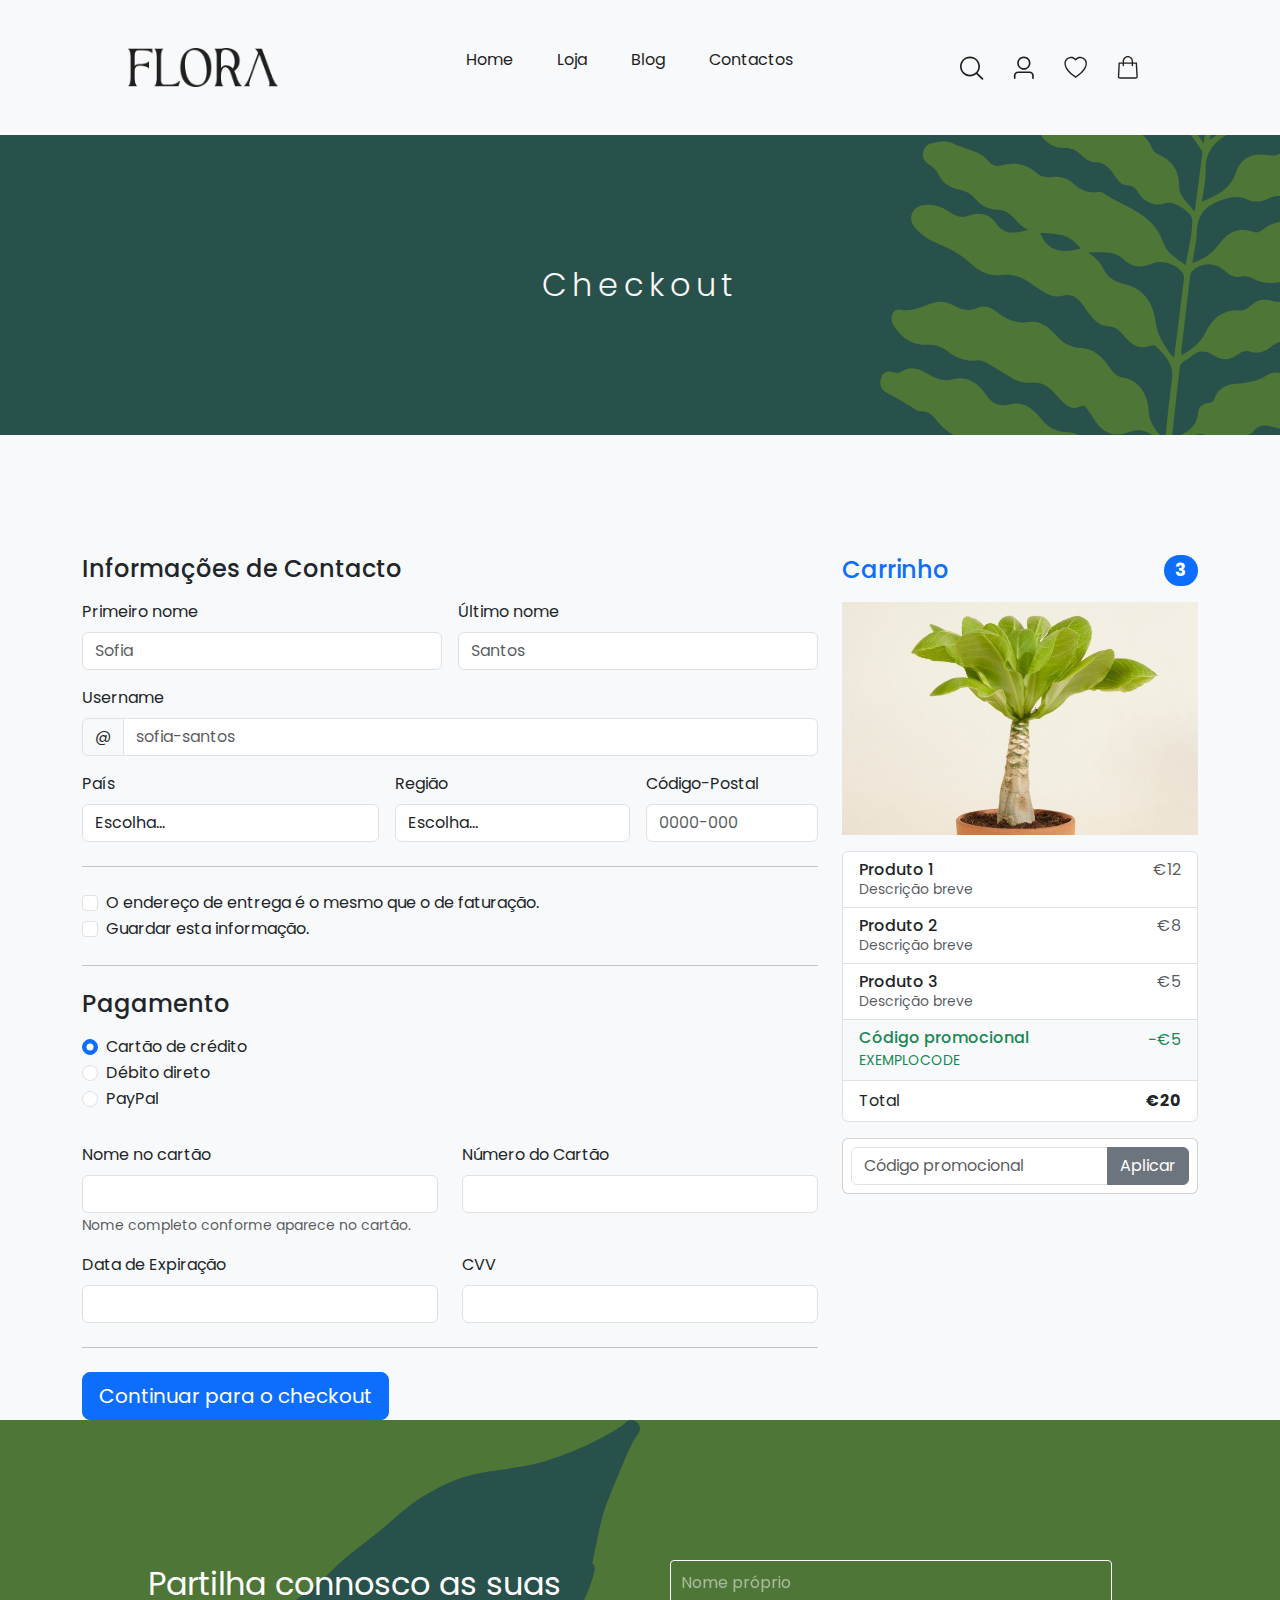
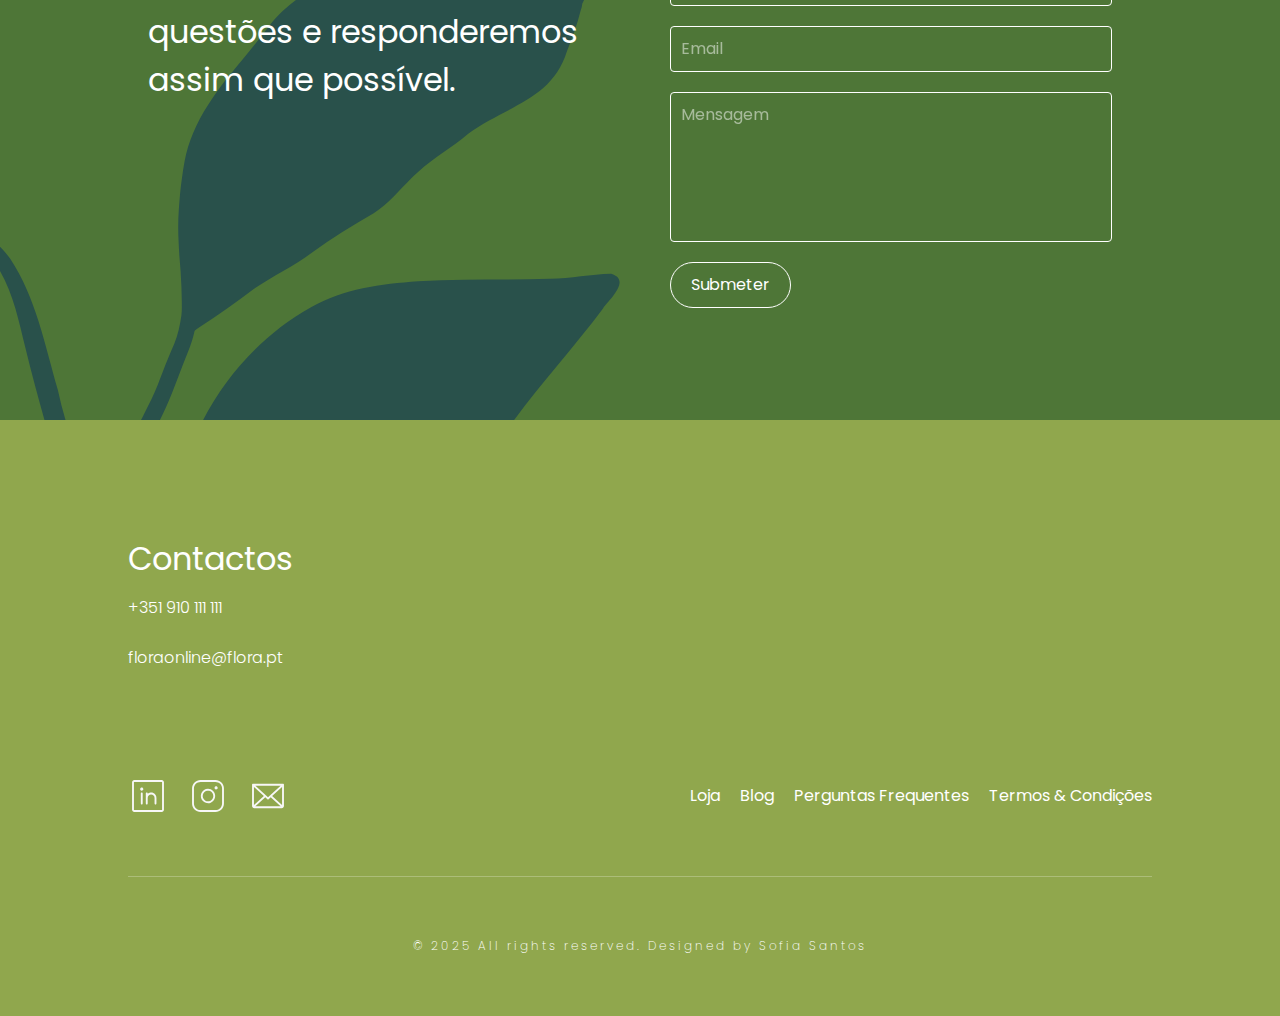
<file: _formulario-pagamento/website-formulario-pagamento.html>
<!DOCTYPE html>
<html lang="pt">
  <head>
    <meta charset="UTF-8" />
    <meta name="viewport" content="width=device-width, initial-scale=1.0" />
    <title>Flora - Checkout</title>
    <link
      href="https://cdn.jsdelivr.net/npm/bootstrap@5.3.3/dist/css/bootstrap.min.css"
      rel="stylesheet"
      integrity="sha384-QWTKZyjpPEjISv5WaRU9OFeRpok6YctnYmDr5pNlyT2bRjXh0JMhjY6hW+ALEwIH"
      crossorigin="anonymous"
    />
    <link rel="stylesheet" href="styles-formulario-pagamento.css" />

    <!--Fonte Tipográfica-->
    <link rel="preconnect" href="https://fonts.googleapis.com" />
    <link rel="preconnect" href="https://fonts.gstatic.com" crossorigin />
    <link
      href="https://fonts.googleapis.com/css2?family=Host+Grotesk:ital,wght@0,300..800;1,300..800&family=Poppins:ital,wght@0,100;0,200;0,300;0,400;0,500;0,600;0,700;0,800;0,900;1,100;1,200;1,300;1,400;1,500;1,600;1,700;1,800;1,900&display=swap"
      rel="stylesheet"
    />

    <!--Favicon-->
    <link
      rel="icon"
      type="image/png"
      sizes="16x16"
      href="Icons/Favicon/favicon.png"
    />
    
  </head>

  <body class="bg-light">
    <header>
      <!-- Navbar -->
      <img class="logoFlora" src="Logos/logo.png" alt="logoFlora" />
      <nav>
        <ul class="nav_links">
          <li><a href="#">Home</a></li>
          <li><a href="#">Loja</a></li>
          <li><a href="#">Blog</a></li>
          <li><a href="#">Contactos</a></li>
        </ul>
      </nav>

      <div class="nav_icons">
        <a href="#lupa"
          ><img class="lupa_icon" src="Icons/navbar/lupa.svg" alt="Lupa"
        /></a>
        <a href="#perfil"
          ><img class="perfil_icon" src="Icons/navbar/perfil.svg" alt="Perfil"
        /></a>
        <a href="#preferidos"
          ><img
            class="preferidos_icon"
            src="Icons/navbar/preferidos.svg"
            alt="Preferidos"
        /></a>
        <a href="#carrinho"
          ><img
            class="carrinho_icon"
            src="Icons/navbar/carrinho.svg"
            alt="Carrinho"
        /></a>
      </div>

      <div id="nav_burger">
        <img class="nav_burger_icon" src="Icons/navbar/burger.svg" />
      </div>
    </header>

    <!-- Hero Image -->

    <div id="hero">
      <h2 class="hero-h2">Checkout</h2>
      <img src="hero/heroImg.svg" alt="hero" id="heroimage" />
    </div>

    <!-- Formulario -->
    <div class="container">
      <div class="row">
        <!-- Coluna principal -->
        <div class="col-md-7 col-lg-8">
          <h4 class="mb-3">Informações de Contacto</h4>
          <form novalidate>
            <div class="row g-3">
              <div class="col-sm-6">
                <label for="firstName" class="form-label">Primeiro nome</label>
                <input
                  id="firstName"
                  type="text"
                  class="form-control"
                  placeholder="Sofia"
                  required
                />
                <div class="invalid-feedback">Primeiro nome é obrigatório.</div>
              </div>

              <div class="col-sm-6">
                <label for="lastName" class="form-label">Último nome</label>
                <input
                  id="lastName"
                  type="text"
                  class="form-control"
                  placeholder="Santos"
                  required
                />
                <div class="invalid-feedback">Último nome é obrigatório.</div>
              </div>

              <div class="col-12">
                <label for="username" class="form-label">Username</label>
                <div class="input-group">
                  <span class="input-group-text">@</span>
                  <input
                    id="username"
                    type="text"
                    class="form-control"
                    placeholder="sofia-santos"
                    required
                  />
                </div>
                <div class="invalid-feedback">Username é obrigatório.</div>
              </div>

              <div class="col-md-5">
                <label for="country" class="form-label">País</label>
                <select id="country" class="form-control" required>
                  <option value="">Escolha...</option>
                  <option>Portugal</option>
                  <option>Espanha</option>
                </select>
                <div class="invalid-feedback">País é obrigatório.</div>
              </div>

              <div class="col-md-4">
                <label for="state" class="form-label">Região</label>
                <select id="state" class="form-control" required>
                  <option value="">Escolha...</option>
                  <option>Aveiro</option>
                  <option>Beja</option>
                  <option>Lisboa</option>
                  <option>Porto</option>
                </select>
                <div class="invalid-feedback">Região é obrigatória.</div>
              </div>

              <div class="col-md-3">
                <label for="postcode" class="form-label">Código-Postal</label>
                <input
                  id="postcode"
                  type="text"
                  class="form-control"
                  placeholder="0000-000"
                  required
                />
                <div class="invalid-feedback">Código-Postal é obrigatório.</div>
              </div>
            </div>

            <hr class="my-4" />

            <div class="form-check">
              <input
                id="sameAddress"
                type="checkbox"
                class="form-check-input"
              />
              <label class="form-check-label" for="sameAddress">
                O endereço de entrega é o mesmo que o de faturação.
              </label>
            </div>

            <div class="form-check">
              <input id="saveInfo" type="checkbox" class="form-check-input" />
              <label class="form-check-label" for="saveInfo">
                Guardar esta informação.
              </label>
            </div>

            <hr class="my-4" />

            <h4 class="mb-3">Pagamento</h4>

            <div class="form-check">
              <input
                id="creditCard"
                name="paymentMethod"
                type="radio"
                class="form-check-input"
                checked
                required
              />
              <label for="creditCard">Cartão de crédito</label>
            </div>

            <div class="form-check">
              <input
                id="directDebit"
                name="paymentMethod"
                type="radio"
                class="form-check-input"
                required
              />
              <label for="directDebit">Débito direto</label>
            </div>

            <div class="form-check">
              <input
                id="PayPal"
                name="paymentMethod"
                type="radio"
                class="form-check-input"
                required
              />
              <label for="PayPal">PayPal</label>
            </div>

            <div class="row my-3 gy-3">
              <div class="col-md-6">
                <label for="fullName" class="form-label">Nome no cartão</label>
                <input
                  id="fullName"
                  type="text"
                  class="form-control"
                  required
                />
                <small class="text-muted">
                  Nome completo conforme aparece no cartão.
                </small>
                <div class="invalid-feedback">
                  Nome no cartão é obrigatório.
                </div>
              </div>

              <div class="col-md-6">
                <label for="cc-number" class="form-label"
                  >Número do Cartão</label
                >
                <input
                  id="cc-number"
                  type="text"
                  class="form-control"
                  required
                />
                <div class="invalid-feedback">
                  Número do cartão é obrigatório.
                </div>
              </div>

              <div class="col-md-6">
                <label for="cc-expired" class="form-label"
                  >Data de Expiração</label
                >
                <input
                  id="cc-expired"
                  type="text"
                  class="form-control"
                  required
                />
                <div class="invalid-feedback">
                  Data de expiração é obrigatória.
                </div>
              </div>

              <div class="col-md-6">
                <label for="cc-cvv" class="form-label">CVV</label>
                <input id="cc-cvv" type="text" class="form-control" required />
                <div class="invalid-feedback">CVV é obrigatório.</div>
              </div>
            </div>

            <hr class="my-4" />

            <button class="btn btn-primary btn-lg btn-block">
              Continuar para o checkout
            </button>
          </form>
        </div>

        <!-- Carrinho ao lado direito -->
        <div class="col-md-5 col-lg-4 order-md-last">
          <h4 class="d-flex justify-content-between align-items-center mb-3">
            <span class="text-primary">Carrinho</span>
            <span class="badge bg-primary rounded-pill">3</span>
          </h4>

          <!-- Imagem abaixo do título do carrinho -->
          <div class="mb-3">
            <img
              src="Image/destaqueSemanal/destaquesemanal.png"
              alt="Imagem do carrinho"
              class="img-fluid"
            />
          </div>

          <ul class="list-group mb-3">
            <li class="list-group-item d-flex justify-content-between lh-sm">
              <div>
                <h6 class="my-0">Produto 1</h6>
                <small class="text-muted">Descrição breve</small>
              </div>
              <span class="text-muted">€12</span>
            </li>
            <li class="list-group-item d-flex justify-content-between lh-sm">
              <div>
                <h6 class="my-0">Produto 2</h6>
                <small class="text-muted">Descrição breve</small>
              </div>
              <span class="text-muted">€8</span>
            </li>
            <li class="list-group-item d-flex justify-content-between lh-sm">
              <div>
                <h6 class="my-0">Produto 3</h6>
                <small class="text-muted">Descrição breve</small>
              </div>
              <span class="text-muted">€5</span>
            </li>
            <li class="list-group-item d-flex justify-content-between bg-light">
              <div class="text-success">
                <h6 class="my-0">Código promocional</h6>
                <small>EXEMPLOCODE</small>
              </div>
              <span class="text-success">−€5</span>
            </li>
            <li class="list-group-item d-flex justify-content-between">
              <span>Total</span>
              <strong>€20</strong>
            </li>
          </ul>

          <form class="card p-2">
            <div class="input-group">
              <input
                type="text"
                class="form-control"
                placeholder="Código promocional"
              />
              <button type="submit" class="btn btn-secondary">Aplicar</button>
            </div>
          </form>
        </div>
      </div>
    </div>

    <!--FEEDBACK-->

    <section>
      <div id="feedback">
        <img src="Image/feedback/feedback.svg" alt="imagem de fundo" />

        <div class="feedback-titulo">
          <p>
            Partilha connosco as suas questões e responderemos assim que
            possível.
          </p>
        </div>

        <form id="feedback-formulario">
          <input
            type="text"
            name="nome"
            id="feedback-formulario-nome"
            placeholder="Nome próprio"
          />
          <input
            type="email"
            name="email"
            id="feedback-formulario-email"
            placeholder="Email"
          />
          <textarea
            name="mensagem"
            id="feedback-formulario-mensagem"
            placeholder="Mensagem"
          ></textarea>
          <div class="botao-submeter">
            <button class="botao submeter">Submeter</button>
          </div>
        </form>
      </div>
    </section>

    <!--FOOTER-->
    <section id="footer">
      <div class="contactos">
        <h2>Contactos</h2>
        <p>+351 910 111 111</p>
        <p>floraonline@flora.pt</p>
      </div>

      <!-- Ícones e Links -->
      <div id="footer-container">
        <div class="footer-icones">
          <img src="Icons/footer/linkedin.svg" alt="Ícone LinkedIn" />
          <img src="Icons/footer/instagram.svg" alt="Ícone Instagram" />
          <img src="Icons/footer/envelope.svg" alt="Ícone Email" />
        </div>

        <div class="footer-links">
          <ul>
            <li><a href="#loja">Loja</a></li>
            <li><a href="#Blog">Blog</a></li>
            <li><a href="#perguntas-frequentes">Perguntas Frequentes</a></li>
            <li><a href="#termoscondições">Termos & Condições</a></li>
          </ul>
        </div>
      </div>

      <hr class="hrfooter" />

      <p class="allrights">
        © 2025 All rights reserved. Designed by Sofia Santos
      </p>
    </section>

    <!-- https://www.youtube.com/watch?v=IrUp98s8B7Q&t=382s MINUTO 14:41 -->

    <!-- Optional JavaScript -->
    <!-- jQuery first, then Popper.js, then Bootstrap JS -->
    <script
      src="https://code.jquery.com/jquery-3.4.1.slim.min.js"
      integrity="sha384-J6qa4849blE2+poT4WnyKhv5vZF5SrPo0iEjwBvKU7imGFAV0wwj1yYfoRSJoZ+n"
      crossorigin="anonymous"
    ></script>
    <script
      src="https://cdn.jsdelivr.net/npm/popper.js@1.16.0/dist/umd/popper.min.js"
      integrity="sha384-Q6E9RHvbIyZFJoft+2mJbHaEWldlvI9IOYy5n3zV9zzTtmI3UksdQRVvoxMfooAo"
      crossorigin="anonymous"
    ></script>
    <script
      src="https://cdn.jsdelivr.net/npm/bootstrap@4.4.1/dist/js/bootstrap.min.js"
      integrity="sha384-wfSDF2E50Y2D1uUdj0O3uMBJnjuUD4Ih7YwaYd1iqfktj0Uod8GCExl3Og8ifwB6"
      crossorigin="anonymous"
    ></script>
  </body>
</html>
</file>
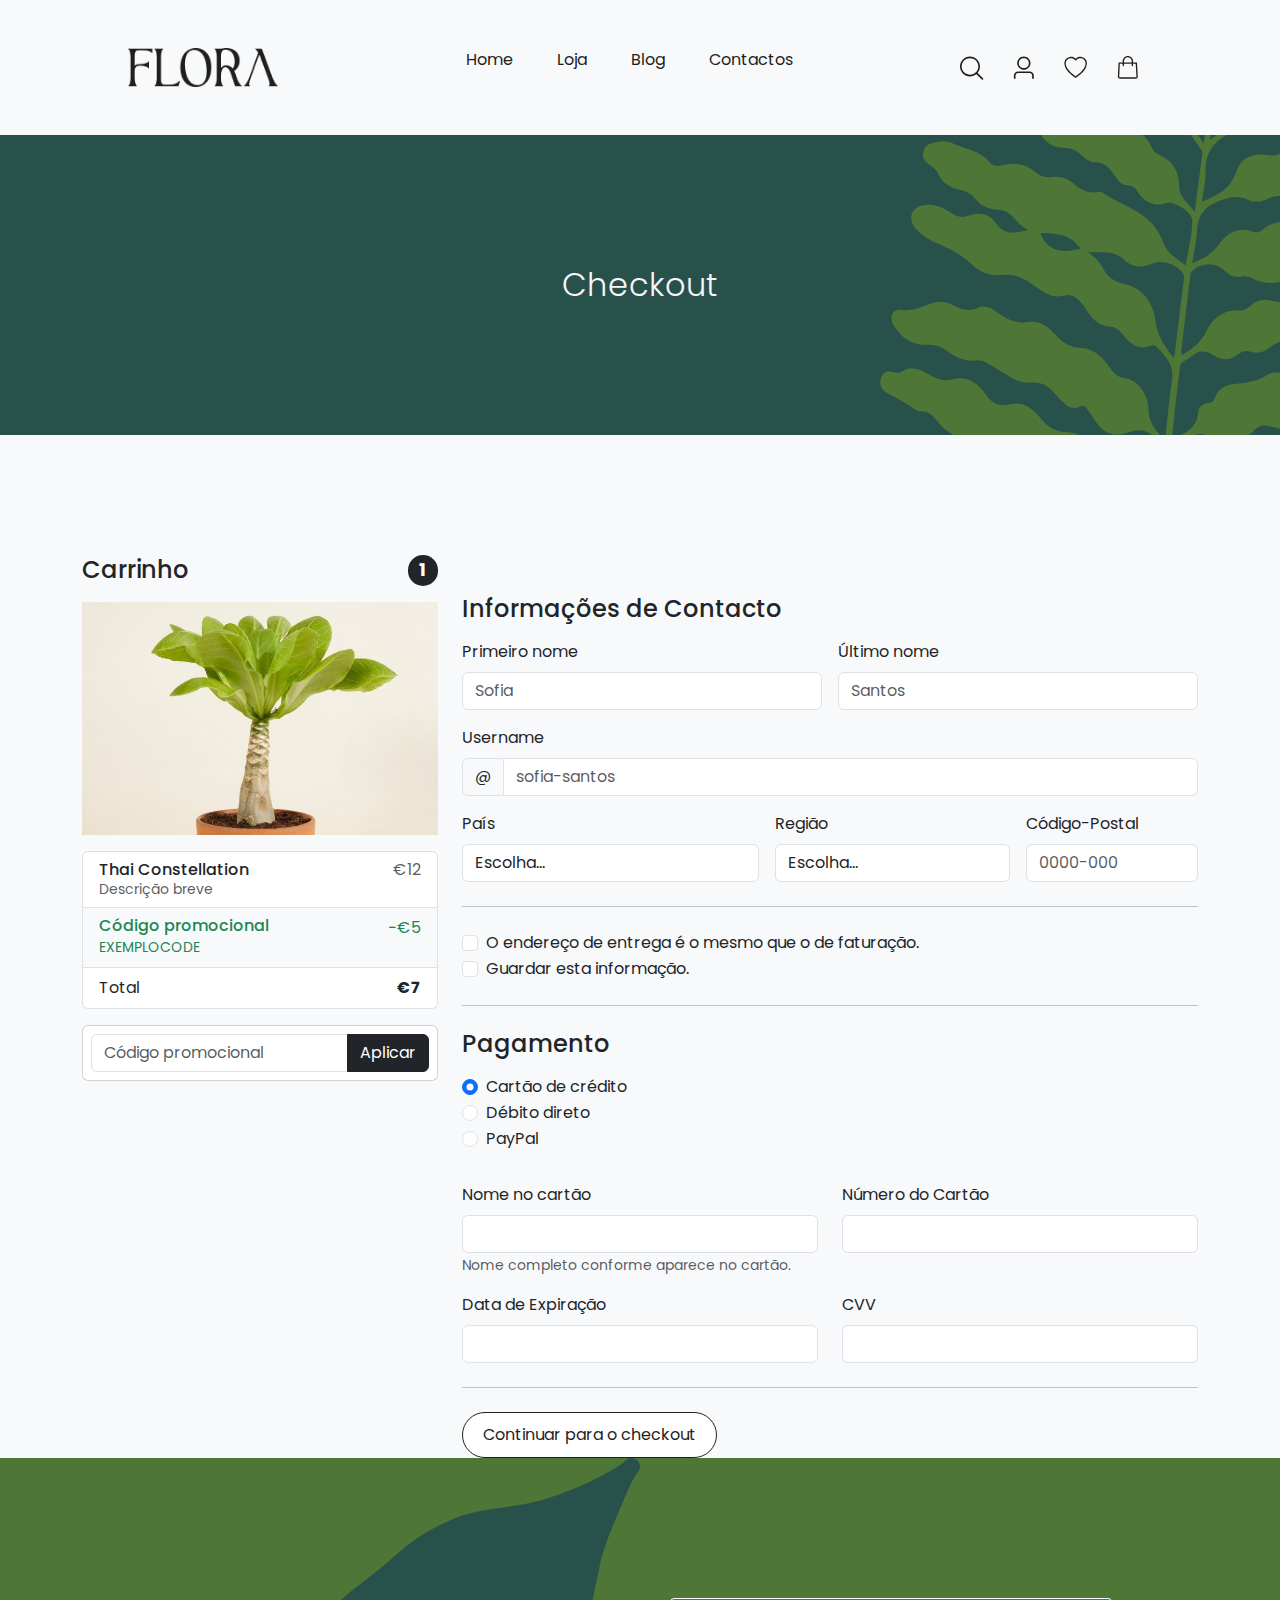
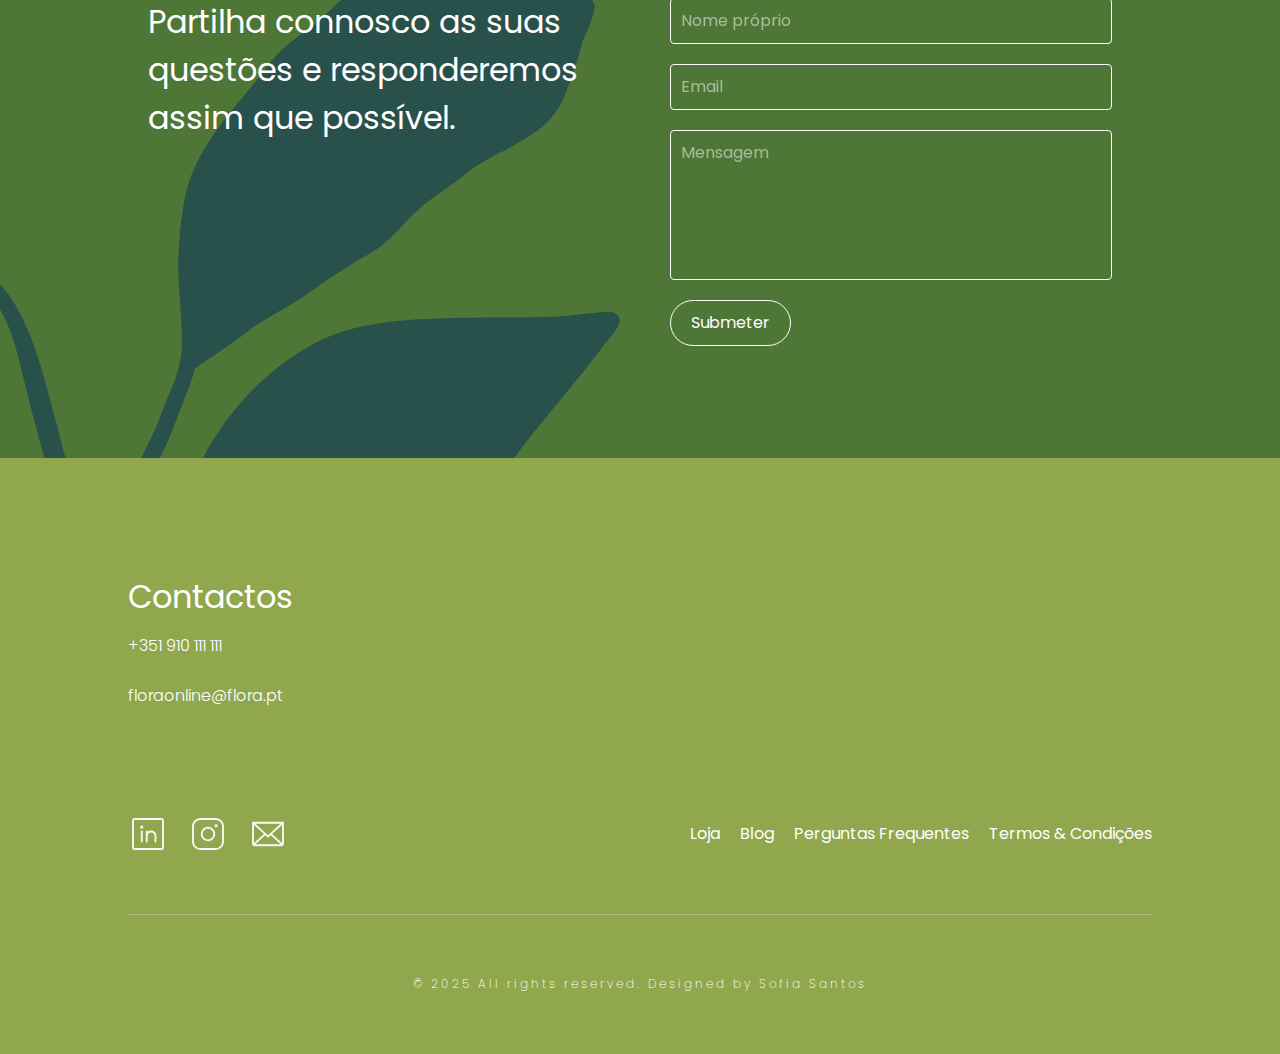
<file: pagina-formulario-pagamento/website-formulario-pagamento.html>
<!DOCTYPE html>
<html lang="pt">

<head>
  <meta charset="UTF-8" />
  <meta name="viewport" content="width=device-width, initial-scale=1.0" />
  <title>Flora - Checkout</title>
  <link href="https://cdn.jsdelivr.net/npm/bootstrap@5.3.3/dist/css/bootstrap.min.css" rel="stylesheet"
    integrity="sha384-QWTKZyjpPEjISv5WaRU9OFeRpok6YctnYmDr5pNlyT2bRjXh0JMhjY6hW+ALEwIH" crossorigin="anonymous" />
  <link rel="stylesheet" href="styles-formulario-pagamento.css" />

  <!--Fonte Tipográfica-->
  <link rel="preconnect" href="https://fonts.googleapis.com" />
  <link rel="preconnect" href="https://fonts.gstatic.com" crossorigin />
  <link
    href="https://fonts.googleapis.com/css2?family=Host+Grotesk:ital,wght@0,300..800;1,300..800&family=Poppins:ital,wght@0,100;0,200;0,300;0,400;0,500;0,600;0,700;0,800;0,900;1,100;1,200;1,300;1,400;1,500;1,600;1,700;1,800;1,900&display=swap"
    rel="stylesheet" />

  <!--Favicon-->
  <link rel="icon" type="image/png" sizes="16x16" href="Icons/Favicon/favicon.png" />
</head>

<body class="bg-light">
  <header>
    <!-- Navbar -->
    <img class="logoFlora" src="Logos/logo.png" alt="logoFlora" />
    <nav>
      <ul class="nav_links">
        <li><a href="#">Home</a></li>
        <li><a href="#">Loja</a></li>
        <li><a href="#">Blog</a></li>
        <li><a href="#">Contactos</a></li>
      </ul>
    </nav>

    <div class="nav_icons">
      <a href="#lupa"><img class="lupa_icon" src="Icons/navbar/lupa.svg" alt="Lupa" /></a>
      <a href="#perfil"><img class="perfil_icon" src="Icons/navbar/perfil.svg" alt="Perfil" /></a>
      <a href="#preferidos"><img class="preferidos_icon" src="Icons/navbar/preferidos.svg" alt="Preferidos" /></a>
      <a href="#carrinho"><img class="carrinho_icon" src="Icons/navbar/carrinho.svg" alt="Carrinho" /></a>
    </div>

    <div id="nav_burger">
      <img class="nav_burger_icon" src="Icons/navbar/burger.svg" />
    </div>
  </header>

  <!-- Hero Image -->

  <div id="hero">
    <h2 class="hero-h2">Checkout</h2>
    <img src="hero/heroImg.svg" alt="hero" id="heroimage" />
  </div>

  <!-- Formulario -->
  <div class="container">
    <div class="row">
      <!-- Carrinho ao lado direito (em mobile será movido para a primeira posição) -->
      <div class="col-md-5 col-lg-4 order-md-first">
        <h4 class="d-flex justify-content-between align-items-center mb-3">
          <span class="text-dark">Carrinho</span>
          <!-- Alterado de text-primary para text-dark -->
          <span class="badge bg-dark rounded-pill">1</span>
          <!-- Alterado de bg-primary para bg-dark -->
          <!-- Um produto -->
        </h4>

        <!-- Imagem abaixo do título do carrinho -->
        <div class="mb-3">
          <img src="Image/destaqueSemanal/destaquesemanal.png" alt="Imagem do carrinho" class="img-fluid" />
        </div>

        <ul class="list-group mb-3">
          <li class="list-group-item d-flex justify-content-between lh-sm">
            <div>
              <h6 class="my-0">Thai Constellation</h6>
              <!-- Nome do produto -->
              <small class="text-muted">Descrição breve</small>
            </div>
            <span class="text-muted">€12</span>
            <!-- Preço -->
          </li>
          <!-- Código promocional e total -->
          <li class="list-group-item d-flex justify-content-between bg-light">
            <div class="text-success">
              <h6 class="my-0">Código promocional</h6>
              <small>EXEMPLOCODE</small>
            </div>
            <span class="text-success">−€5</span>
          </li>
          <li class="list-group-item d-flex justify-content-between">
            <span>Total</span>
            <strong>€7</strong>
            <!-- Total após o código promocional -->
          </li>
        </ul>

        <form class="card p-2">
          <div class="input-group">
            <input type="text" class="form-control" placeholder="Código promocional" />
            <button type="submit" class="btn btn-dark">Aplicar</button>
            <!-- Alterado de btn-secondary para btn-dark -->
          </div>
        </form>
      </div>

      <!-- Coluna principal com formulário de pagamento -->
      <div class="col-md-7 col-lg-8">
        <h4 class="mb-3 text-dark">Informações de Contacto</h4>
        <!-- Alterado de mb-3 para text-dark -->
        <form novalidate>
          <div class="row g-3">
            <div class="col-sm-6">
              <label for="firstName" class="form-label text-dark">Primeiro nome</label>
              <!-- Alterado para text-dark -->
              <input id="firstName" type="text" class="form-control" placeholder="Sofia" required />
              <div class="invalid-feedback">Primeiro nome é obrigatório.</div>
            </div>

            <div class="col-sm-6">
              <label for="lastName" class="form-label text-dark">Último nome</label>
              <!-- Alterado para text-dark -->
              <input id="lastName" type="text" class="form-control" placeholder="Santos" required />
              <div class="invalid-feedback">Último nome é obrigatório.</div>
            </div>

            <div class="col-12">
              <label for="username" class="form-label text-dark">Username</label>
              <!-- Alterado para text-dark -->
              <div class="input-group">
                <span class="input-group-text">@</span>
                <input id="username" type="text" class="form-control" placeholder="sofia-santos" required />
              </div>
              <div class="invalid-feedback">Username é obrigatório.</div>
            </div>

            <div class="col-md-5">
              <label for="country" class="form-label text-dark">País</label>
              <!-- Alterado para text-dark -->
              <select id="country" class="form-control" required>
                <option value="">Escolha...</option>
                <option>Portugal</option>
                <option>Espanha</option>
              </select>
              <div class="invalid-feedback">País é obrigatório.</div>
            </div>

            <div class="col-md-4">
              <label for="state" class="form-label text-dark">Região</label>
              <!-- Alterado para text-dark -->
              <select id="state" class="form-control" required>
                <option value="">Escolha...</option>
                <option>Aveiro</option>
                <option>Beja</option>
                <option>Lisboa</option>
                <option>Porto</option>
              </select>
              <div class="invalid-feedback">Região é obrigatória.</div>
            </div>

            <div class="col-md-3">
              <label for="postcode" class="form-label text-dark">Código-Postal</label>
              <!-- Alterado para text-dark -->
              <input id="postcode" type="text" class="form-control" placeholder="0000-000" required />
              <div class="invalid-feedback">Código-Postal é obrigatório.</div>
            </div>
          </div>

          <hr class="my-4" />

          <div class="form-check">
            <input id="sameAddress" type="checkbox" class="form-check-input" />
            <label class="form-check-label text-dark" for="sameAddress">
              <!-- Alterado para text-dark -->
              O endereço de entrega é o mesmo que o de faturação.
            </label>
          </div>

          <div class="form-check">
            <input id="saveInfo" type="checkbox" class="form-check-input" />
            <label class="form-check-label text-dark" for="saveInfo">
              <!-- Alterado para text-dark -->
              Guardar esta informação.
            </label>
          </div>

          <hr class="my-4" />

          <h4 class="mb-3 text-dark">Pagamento</h4>
          <!-- Alterado para text-dark -->

          <div class="form-check">
            <input id="creditCard" name="paymentMethod" type="radio" class="form-check-input" checked required />
            <label class="text-dark" for="creditCard">
              <!-- Alterado para text-dark -->
              Cartão de crédito
            </label>
          </div>

          <div class="form-check">
            <input id="directDebit" name="paymentMethod" type="radio" class="form-check-input" required />
            <label class="text-dark" for="directDebit">
              <!-- Alterado para text-dark -->
              Débito direto
            </label>
          </div>

          <div class="form-check">
            <input id="PayPal" name="paymentMethod" type="radio" class="form-check-input" required />
            <label class="text-dark" for="PayPal">
              <!-- Alterado para text-dark -->
              PayPal
            </label>
          </div>

          <div class="row my-3 gy-3">
            <div class="col-md-6">
              <label for="fullName" class="form-label text-dark">Nome no cartão</label>
              <!-- Alterado para text-dark -->
              <input id="fullName" type="text" class="form-control" required />
              <small class="text-muted">
                Nome completo conforme aparece no cartão.
              </small>
              <div class="invalid-feedback">
                Nome no cartão é obrigatório.
              </div>
            </div>

            <div class="col-md-6">
              <label for="cc-number" class="form-label text-dark">Número do Cartão</label>
              <!-- Alterado para text-dark -->
              <input id="cc-number" type="text" class="form-control" required />
              <div class="invalid-feedback">
                Número do cartão é obrigatório.
              </div>
            </div>

            <div class="col-md-6">
              <label for="cc-expired" class="form-label text-dark">Data de Expiração</label>
              <!-- Alterado para text-dark -->
              <input id="cc-expired" type="text" class="form-control" required />
              <div class="invalid-feedback">
                Data de expiração é obrigatória.
              </div>
            </div>

            <div class="col-md-6">
              <label for="cc-cvv" class="form-label text-dark">CVV</label>
              <!-- Alterado para text-dark -->
              <input id="cc-cvv" type="text" class="form-control" required />
              <div class="invalid-feedback">CVV é obrigatório.</div>
            </div>
          </div>

          <hr class="my-4" />

          <button class="btn btn-dark btn-lg btn-block adicionar-carrinho">
            <!-- Alterado para btn-dark -->
            Continuar para o checkout
          </button>
        </form>
      </div>
    </div>
  </div>

  <!--FEEDBACK-->

  <section>
    <div id="feedback">
      <img src="Image/feedback/feedback.svg" alt="imagem de fundo" />

      <div class="feedback-titulo">
        <p>
          Partilha connosco as suas questões e responderemos assim que
          possível.
        </p>
      </div>

      <form id="feedback-formulario">
        <input type="text" name="nome" id="feedback-formulario-nome" placeholder="Nome próprio" />
        <input type="email" name="email" id="feedback-formulario-email" placeholder="Email" />
        <textarea name="mensagem" id="feedback-formulario-mensagem" placeholder="Mensagem"></textarea>
        <div class="botao-submeter">
          <button class="botao submeter">Submeter</button>
        </div>
      </form>
    </div>
  </section>

  <!--FOOTER-->
  <section id="footer">
    <div class="contactos">
      <h2>Contactos</h2>
      <p>+351 910 111 111</p>
      <p>floraonline@flora.pt</p>
    </div>

    <!-- Ícones e Links -->
    <div id="footer-container">
      <div class="footer-icones">
        <img src="Icons/footer/linkedin.svg" alt="Ícone LinkedIn" />
        <img src="Icons/footer/instagram.svg" alt="Ícone Instagram" />
        <img src="Icons/footer/envelope.svg" alt="Ícone Email" />
      </div>

      <div class="footer-links">
        <ul>
          <li><a href="#loja">Loja</a></li>
          <li><a href="#Blog">Blog</a></li>
          <li><a href="#perguntas-frequentes">Perguntas Frequentes</a></li>
          <li><a href="#termoscondições">Termos & Condições</a></li>
        </ul>
      </div>
    </div>

    <hr class="hrfooter" />

    <p class="allrights">
      © 2025 All rights reserved. Designed by Sofia Santos
    </p>
  </section>

  <!-- https://www.youtube.com/watch?v=IrUp98s8B7Q&t=382s MINUTO 14:41 -->

  <!-- Optional JavaScript -->
  <!-- jQuery first, then Popper.js, then Bootstrap JS -->
  <script src="https://code.jquery.com/jquery-3.4.1.slim.min.js"
    integrity="sha384-J6qa4849blE2+poT4WnyKhv5vZF5SrPo0iEjwBvKU7imGFAV0wwj1yYfoRSJoZ+n"
    crossorigin="anonymous"></script>
  <script src="https://cdn.jsdelivr.net/npm/popper.js@1.16.0/dist/umd/popper.min.js"
    integrity="sha384-Q6E9RHvbIyZFJoft+2mJbHaEWldlvI9IOYy5n3zV9zzTtmI3UksdQRVvoxMfooAo"
    crossorigin="anonymous"></script>
  <script src="https://cdn.jsdelivr.net/npm/bootstrap@4.4.1/dist/js/bootstrap.min.js"
    integrity="sha384-wfSDF2E50Y2D1uUdj0O3uMBJnjuUD4Ih7YwaYd1iqfktj0Uod8GCExl3Og8ifwB6"
    crossorigin="anonymous"></script>
</body>

</html>
</file>
<file: styles.css>
* {
  box-sizing: border-box;
  margin: 0;
  padding: 0;
  font-family: "poppins", sans-serif;
}

/* ................NAVBAR */
header {
  display: flex;
  justify-content: space-between;
  align-items: center;
  padding: 30px 10%;
  height: 15vh;
}

.logoFlora {
  cursor: pointer;
  width: 150px;
}

/* Links da Navbar */
.nav_links {
  list-style: none;
}

.nav_links li {
  display: inline-block;
  padding: 0px 20px;
}

.nav_links li a {
  font-size: 16px;
  color: #1f1f1f;
  text-decoration: none;
  position: relative;
  transition: color 0.3s ease;
}

.nav_links li a::after {
  content: "";
  position: absolute;
  left: 0;
  bottom: -3px;
  width: 0;
  height: 2px;
  background-color: #1f1f1f;
  transition: width 0.3s ease;
}

.nav_links li a:hover {
  font-weight: bold;
  color: #000;
}

.nav_links li a:hover::after {
  width: 100%;
}

/* Ícones da Navbar */
.nav_icons a {
  text-align: center;
  padding: 12px;
}

.nav_icons img {
  width: 24px;
  height: 24px;
}

.nav_icons a:hover {
  stroke: #1f1f1f;
  stroke-width: 10;
}

#nav_burger {
  display: none;
}

@media (max-width: 1080px) {
  .nav_links {
    display: none;
  }

  .nav_icons {
    display: none;
  }

  #nav_burger {
    display: flex;
  }
}

/* ................HERO IMAGE */
#hero div {
  width: 100vw;
  height: 600px;
  overflow: hidden;
}

#hero {
  position: relative;
  width: 100%;
  height: 600px;
  overflow: hidden;
  margin-bottom: 120px;
}

#heroimage {
  width: 100vw;
  height: 600px;
  object-fit: cover;
}

#heroimage-mobile {
  width: 100vw;
  height: 600px;
  display: none;
}

.hero-h2 {
  position: absolute;
  text-align: center;
  font-weight: 300;
  bottom: 80px;
  left: 50%;
  transform: translateX(-50%);
  font-size: 24px;
  color: #f7f7f7;
  letter-spacing: 5px;
}

@media (max-width: 1080px) {
  #heroimage {
    display: none;
  }

  #heroimage-mobile {
    display: block;
    height: 600px;
    object-fit: cover;
  }

  .hero-h2 {
    font-size: 20px;
  }
}

/* ................BENEFICIOS COM BOOTSTRAP */
.beneficio {
  display: flex;
  align-items: center;
  width: 33%;
  text-align: center;
}

/* Benefício 1 - Alinhado à esquerda */
.beneficio-left {
  justify-content: flex-start;
}

/* Benefício 2 - Centralizado */
.beneficio-center {
  justify-content: center;
}

/* Benefício 3 - Alinhado à direita */
.beneficio-right {
  justify-content: flex-end;
}

/* Ícone dos Benefícios */
.iconeBeneficio {
  width: 48px;
  height: 48px;
  margin-right: 16px;
  object-fit: contain;
}

/* Nome do Produto */
.product-name {
  font-size: 16px;
  font-weight: bold;
  margin: 0;
}

/* Informações do Produto */
.product-info {
  font-size: 16px;
  font-weight: normal;
  margin: 0;
}

/* Ajuste para Texto Alinhado Verticalmente */
.beneficio div {
  display: flex;
  flex-direction: column;
  justify-content: center;
}

@media (max-width: 1200px) {
  .container.py-5 {
    display: flex;
    flex-direction: column;
    align-items: center;
    gap: 48px;
    padding: 0 10%;
  }

  .row.align-items-center.justify-content-between {
    display: flex;
    flex-direction: column;
    gap: 32px;
    width: 100%;
  }

  .col-auto.d-flex {
    display: flex;
    justify-content: flex-start;
    align-items: center;
    text-align: left;
    width: 100%;
  }
}

/* ................DESTAQUES POPULAR + NOVIDADE (DOIS CARDS) */

.highlights-container {
  display: flex;
  justify-content: center;
  gap: 40px;
  margin-top: 100px;
  flex-wrap: wrap;
}

.highlight-box {
  position: relative;
  width: calc(50% - 20px); /* Tamanho original dos cards com o gap de 40px */
  height: 464px; /* Altura padrão */
  background-color: #fff;
  overflow: hidden;
  display: flex;
  align-items: center;
  justify-content: center;
}

/* Filtro de opacidade */
.highlight-image {
  position: absolute;
  top: 0;
  left: 0;
  width: 100%;
  height: 100%;
  z-index: 1;
  background-size: cover;
  background-position: center;
  filter: brightness(0.8);
}

.highlight-image img {
  width: 100%;
  height: 100%;
  object-fit: cover;
}

/* Texto sobreposto */
.highlight-text {
  position: relative;
  z-index: 2;
  text-align: center;
  color: white;
}

.highlight-title {
  font-size: 32px;
  font-weight: 500;
  margin-bottom: 10px;
}

.highlight-description {
  font-size: 16px;
  margin: 0;
}

/* Responsividade para mobile */
@media (max-width: 768px) {
  .highlights-container {
    flex-direction: row; /* Alinha os cards horizontalmente no mobile */
    gap: 20px; /* Gap de 20px entre os cards */
  }

  .highlight-box {
    width: calc(
      50% - 10px
    ); /* Ajuste no width para que os cards ocupem a tela inteira com 20px de gap */
    height: 300px; /* Altura ajustada para 400px */
  }

  /* Card da esquerda - sem margem à esquerda */
  .highlight-box:first-of-type {
    margin-left: 0;
  }

  /* Card da direita - sem margem à direita */
  .highlight-box:last-of-type {
    margin-right: 0;
  }
}

/* ................8 CARDS DOS MAIS VENDIDOS) */

.maisvendidos h3 {
  text-align: center;
  font-size: 32px;
  font-weight: 300;
  margin-top: 200px;
  margin-bottom: 100px;
}

/*CARDS DOS PRODUTOS COM IMAGEM E PREÇO*/

.products {
  display: flex;
  flex-wrap: wrap;
  gap: 20px;
  padding: 20px 10%;
  margin: 0 auto;
  max-width: 100%;
}

/* Estilo para cada card */
.card {
  flex: 1 1 calc(25% - 20px);
  max-width: calc(25% - 20px);
  display: flex;
  flex-direction: column;
  text-align: left;
  overflow: hidden;
  border: none;
}

/* Imagem do card */
.card-image {
  position: relative;
  width: 100%;
  height: 80%;
  overflow: hidden;
}

.card-image img {
  width: 100%;
  height: 100%;
}

/* Ícone de coração */
.heart-icon {
  position: absolute;
  top: 24px;
  right: 24px;
  background-color: rgba(255, 255, 255, 0.8);
  padding: 3px;
  border-radius: 50%;
  height: 28px;
  width: 28px;
  cursor: pointer;
}

.heart-icon:hover {
  background-color: #1f1f1f;
}

.heart-icon img {
  width: 100%;
}

.heart-icon img:hover {
  filter: invert(100%);
}

/* Texto dentro do card */

.price h6 {
  font-size: 16px;
  font-weight: 600;
  margin: 10px 0 8px 0;
}

.price p {
  font-size: 16px;
  color: #1f1f1f;
  margin: 0;
}

/* Mobile */
@media (max-width: 768px) {
  .card {
    flex: 1 1 100%;
    max-width: 100%;
  }

  .products {
    padding: 0 20px;
    gap: 16px;
  }
}

/*botao ver mais*/

.button-container {
  display: flex;
  justify-content: center;
  padding: 20px 0;
  width: 100%;
}

.ver-mais {
  background-color: white;
  color: #1f1f1f;
  border: 1px solid #1f1f1f;
  border-radius: 50px;
  padding: 10px 20px;
  font-size: 16px;
  cursor: pointer;
  transition: all 0.3s ease;
}

.ver-mais:hover {
  background-color: #1f1f1f;
  color: white;
}

@media (max-width: 768px) {
  .ver-mais-container {
    margin: 50px auto 0;
  }
}

/*.................SECÇÃO DESTAQUE SEMANAL */
.weekly-section {
  display: flex;
  gap: 0;
  align-items: center;
  margin: 200px 0;
  width: 100%;
}

.weekly-section {
  margin-bottom: 150px;
}

/* Imagem da seção semanal */
.weekly-image {
  flex: 1;
  width: 50%;
  height: auto;
}

.weekly-image img {
  width: 100%;
  height: auto;
  height: 464px;
  object-fit: cover;
}

/* Estilo do texto à direita da imagem */
.weekly-text {
  flex: 1;
  width: 50%;
  padding-left: 20px;
  padding-right: 20px;
  display: flex;
  flex-direction: column;
  justify-content: flex-start;
  gap: 30px;
}

/* Título principal */
.weekly-text h4 {
  font-size: 32px;
  font-weight: 300;
  margin: 0;
}

/* Subtítulo */
.weekly-text h6 {
  font-size: 16px;
  font-weight: 400;
  margin: 0;
  color: #1f1f1f;
}

/* Preço */
.weekly-text p {
  font-size: 16px;
  font-weight: 400;
  color: #1f1f1f;
  margin: 0;
}

/* Estilo do botão "Adicionar ao carrinho" */
.button-weekly {
  display: flex;
  justify-content: flex-start;
  margin-top: 20px;
}

.adicionar-carrinho {
  background-color: white;
  color: #1f1f1f;
  border: 1px solid #1f1f1f;
  border-radius: 50px;
  padding: 10px 20px;
  font-size: 16px;
  cursor: pointer;
  transition: all 0.3s ease;
  text-decoration: none;
}

.adicionar-carrinho a {
  color: inherit;
}

.adicionar-carrinho a:hover {
  text-decoration: none;
}

.adicionar-carrinho:hover {
  background-color: #1f1f1f;
  color: white;
}

/* Descrição do produto */
.weekly-text p:last-of-type {
  font-size: 16px;
  line-height: 1.5;
  color: #1f1f1f;
  margin-top: 20px;
  max-width: 600px;
  text-align: left;
}

/* Responsividade para mobile */
/* Responsividade para mobile */
@media (max-width: 768px) {
  .weekly-section {
    flex-direction: column;
    gap: 10px; /* Reduz o gap no mobile */
  }

  /* Imagem ocupa 100% da largura no mobile */
  .weekly-image {
    width: 100%;
  }

  /* Bloco de texto alinhado com o feedback */
  .weekly-text {
    width: 100%;
    padding: 20px 10%; /* Mesmo padding lateral do parágrafo de feedback */
    gap: 20px; /* Mantém consistência no espaçamento entre itens */
  }

  /* Ajusta alinhamento e espaçamento dos títulos e parágrafos */
  .weekly-text h4,
  .weekly-text h6,
  .weekly-text p {
    margin: 0;
    text-align: left; /* Alinhamento à esquerda */
  }

  /* Descrição do produto alinhada */
  .weekly-text p:last-of-type {
    max-width: 100%;
    text-align: justify; /* Igual ao parágrafo do feedback */
  }
}

/*.................SOBRE NÓS */

.sobrenos h3 {
  text-align: center;
  font-size: 32px;
  font-weight: 300;
  margin-top: 200px;
  margin-bottom: 100px;
}

.sobrenos-img img {
  width: 100%;
  height: 100vw;
  height: 464px;
  object-fit: cover;
  object-position: 80% 20%;
  overflow: hidden;
}

.sobrenos-texto {
  display: flex;
  gap: 20px;
  padding: 20px 10%;
  margin: 0 auto;
}

.sobrenos-citacao {
  font-size: 24px;
  font-weight: 500;
  color: #29514b;
  margin-top: 20px;
  margin-right: 80px;
  width: 50%;
  text-align: left;
  padding: 100px 40px 0 20px;
}

.sobrenos-paragrafo {
  font-size: 16px;
  line-height: 1.5;
  color: #1f1f1f;
  margin-top: 20px;
  width: 50%;
  text-align: left;
  padding: 100px 0;
}

@media (max-width: 768px) {
  .sobrenos-texto {
    display: flex;
    flex-direction: column;
    gap: 20px;
    padding: 40px;
  }

  .sobrenos-citacao,
  .sobrenos-paragrafo {
    width: 100%;
    text-align: left;
    margin: 0;
    padding: 0;
  }

  .sobrenos-citacao {
    margin-bottom: 20px;
  }
}

/*.................FEEDBACK */

#feedback {
  position: relative;
  display: flex;
  align-items: flex-start;
  justify-content: 50%;
  width: 100%;
  height: 600px; /* Altura padrão para desktops */
  overflow: hidden;
  padding: 20px 10%;
  gap: 20px;
}

#feedback img {
  position: absolute;
  top: 0;
  left: 0;
  width: 100%;
  height: 100%;
  object-fit: cover;
  z-index: -1;
}

/* Título do feedback */
.feedback-titulo {
  text-align: left;
  font-size: 32px;
  font-weight: 400;
  color: white;
  flex: 1;
  margin-top: 20px;
  width: 50%;
  padding: 100px 40px 0 20px;
  z-index: 1;
}

/* Formulário do feedback */
#feedback-formulario {
  flex: 1;
  width: 50%;
  margin-top: 20px;
  padding: 100px 40px 0 20px;
  z-index: 1;
  display: flex;
  flex-direction: column;
  gap: 20px;
  color: white;
}

/* Inputs e textarea */
#feedback-formulario input,
#feedback-formulario textarea {
  background: transparent;
  border: 1px solid white;
  color: white;
  padding: 10px;
  font-size: 16px;
  border-radius: 4px;
  width: 100%;
}

#feedback-formulario input::placeholder,
#feedback-formulario textarea::placeholder {
  color: white;
  opacity: 0.5;
}

#feedback-formulario textarea {
  height: 150px;
  resize: none;
}

/* Botão de submeter */
.botao-submeter .submeter {
  background-color: transparent;
  color: #ffffff;
  border: 1px solid #ffffff;
  border-radius: 50px;
  padding: 10px 20px;
  font-size: 16px;
  cursor: pointer;
  transition: all 0.3s ease;
}

.botao-submeter .submeter:hover {
  background-color: white;
  color: #1f1f1f;
  border: 1px solid #ffffff;
  border-radius: 50px;
  padding: 10px 20px;
  font-size: 16px;
  cursor: pointer;
  transition: all 0.3s ease;
}

/* Responsividade */
@media (max-width: 768px) {
  #feedback {
    flex-direction: column;
    align-items: left;
    gap: 20px;
    padding: 20px;
    height: 700px; /* Altura ajustada para dispositivos móveis */
  }

  .feedback-titulo {
    width: 100%;
    text-align: left;
    margin-top: 0;
    padding: 20px;
  }

  #feedback-formulario {
    width: 100%;
    margin-top: 0;
    padding: 20px;
  }
}

/*.................FOOTER */
#footer {
  background-color: #90a74d;
  margin: 0;
  padding: 20px 10%;
  display: flex;
  flex-direction: column;
  gap: 40px;
}

.contactos {
  display: flex;
  flex-direction: column;
  align-items: flex-start;
  gap: 10px;
  margin: 100px 0 50px 0;
}

.contactos h2 {
  font-size: 32px;
  font-weight: 400;
  color: white;
}

.contactos p {
  font-size: 16px;
  font-weight: 300;
  color: white;
}

/* Footer ícones e links */
#footer-container {
  display: flex;
  flex-direction: column;
  gap: 20px;
}

.footer-icones {
  display: flex;
  justify-content: flex-start;
  gap: 20px;
}

.footer-links ul {
  display: flex;
  flex-wrap: wrap;
  list-style-type: none;
  padding: 0;
  margin: 0;
  gap: 20px;
}

.footer-links li {
  float: none;
}

.footer-links a {
  color: white;
  text-decoration: none;
  font-size: 16px;
}

.footer-links a:hover {
  text-decoration: underline;
}

/* Linha e Direitos Reservados */
.hrfooter {
  border: none;
  border-top: 1px solid white;
  margin: 20px 0;
  width: 100%;
}

.allrights {
  font-size: 12px;
  font-weight: 200;
  letter-spacing: 3px;
  color: white;
  text-align: center;
  margin: 0;
  padding-bottom: 4%;
}

/* Responsividade */
@media (min-width: 768px) {
  #footer-container {
    flex-direction: row;
    justify-content: space-between;
    align-items: center;
  }

  .footer-links ul {
    justify-content: flex-end;
  }
}

@media (max-width: 767px) {
  #footer-container {
    flex-direction: column;
    gap: 60px;
  }

  .footer-icones {
    justify-content: flex-start;
  }

  .footer-links ul {
    flex-direction: column;
    gap: 10px;
  }
}
</file>
<file: pagina-em-construcao/styles-construcao.css>
* {
  box-sizing: border-box;
  margin: 0;
  padding: 0;
  font-family: "poppins", sans-serif;
}

/* ................NAVBAR */
header {
  display: flex;
  justify-content: space-between;
  align-items: center;
  padding: 30px 10%;
  height: 15vh;
  position: fixed;
  top: 0;
  left: 0;
  width: 100%;
  background-color: #f7f7f7;
  z-index: 1000;
  box-shadow: 0px 4px 10px rgba(0, 0, 0, 0.1);
}

/* Logo */
.logoFlora {
  cursor: pointer;
  width: 150px;
}

/* Links da Navbar */
.nav_links {
  list-style: none;
}

.nav_links li {
  display: inline-block;
  padding: 0px 20px;
}

.nav_links li a {
  font-size: 16px;
  color: #1f1f1f;
  text-decoration: none;
  position: relative;
  transition: color 0.3s ease;
}

.nav_links li a::after {
  content: "";
  position: absolute;
  left: 0;
  bottom: -3px;
  width: 0;
  height: 2px;
  background-color: #1f1f1f;
  transition: width 0.3s ease;
}

.nav_links li a:hover {
  font-weight: bold;
  color: #000;
}

.nav_links li a:hover::after {
  width: 100%;
}

/* Ícones da Navbar */
.nav_icons a {
  text-align: center;
  padding: 12px;
}

.nav_icons img {
  width: 24px;
  height: 24px;
}

.nav_icons a:hover {
  stroke: #1f1f1f;
  stroke-width: 10;
}

/* Menu para telas menores */
#nav_burger {
  display: none;
}

@media (max-width: 1080px) {
  .nav_links {
    display: none;
  }

  .nav_icons {
    display: none;
  }

  #nav_burger {
    display: flex;
  }
}

/* Espaço para não sobrepor o conteúdo */
body {
  padding-top: 15vh;
}

/* ................HERO IMAGE */
#hero div {
  width: 100vw;
  height: 600px;
  overflow: hidden;
}

#hero {
  position: relative;
  width: 100%;
  height: 600px;
  overflow: hidden;
}

#heroimage {
  width: 100vw;
  height: 600px;
  object-fit: cover;
}

.hero-h2 {
  position: absolute;
  text-align: center;
  font-weight: 300;
  bottom: 80px;
  left: 50%;
  transform: translateX(-50%);
  font-size: 24px;
  color: #1f1f1f;
  letter-spacing: 4px;
}

/*.................FEEDBACK */

#feedback {
  position: relative;
  display: flex;
  align-items: flex-start;
  justify-content: 50%;
  width: 100%;
  height: 600px; /* Altura padrão para desktops */
  overflow: hidden;
  padding: 20px 10%;
  gap: 20px;
}

#feedback img {
  position: absolute;
  top: 0;
  left: 0;
  width: 100%;
  height: 100%;
  object-fit: cover;
  z-index: -1;
}

/* Título do feedback */
.feedback-titulo {
  text-align: left;
  font-size: 32px;
  font-weight: 400;
  color: white;
  flex: 1;
  margin-top: 20px;
  width: 50%;
  padding: 100px 40px 0 20px;
  z-index: 1;
}

/* Formulário do feedback */
#feedback-formulario {
  flex: 1;
  width: 50%;
  margin-top: 20px;
  padding: 100px 40px 0 20px;
  z-index: 1;
  display: flex;
  flex-direction: column;
  gap: 20px;
  color: white;
}

/* Inputs e textarea */
#feedback-formulario input,
#feedback-formulario textarea {
  background: transparent;
  border: 1px solid white;
  color: white;
  padding: 10px;
  font-size: 16px;
  border-radius: 4px;
  width: 100%;
}

#feedback-formulario input::placeholder,
#feedback-formulario textarea::placeholder {
  color: white;
  opacity: 0.5;
}

#feedback-formulario textarea {
  height: 150px;
  resize: none;
}

/* Botão de submeter */
.botao-submeter .submeter {
  background-color: transparent;
  color: #ffffff;
  border: 1px solid #ffffff;
  border-radius: 50px;
  padding: 10px 20px;
  font-size: 16px;
  cursor: pointer;
  transition: all 0.3s ease;
}

.botao-submeter .submeter:hover {
  background-color: white;
  color: #1f1f1f;
  border: 1px solid #ffffff;
  border-radius: 50px;
  padding: 10px 20px;
  font-size: 16px;
  cursor: pointer;
  transition: all 0.3s ease;
}

/* Responsividade */
@media (max-width: 768px) {
  #feedback {
    flex-direction: column;
    align-items: left;
    gap: 20px;
    padding: 20px;
    height: 700px; /* Altura ajustada para dispositivos móveis */
  }

  .feedback-titulo {
    width: 100%;
    text-align: left;
    margin-top: 0;
    padding: 20px;
  }

  #feedback-formulario {
    width: 100%;
    margin-top: 0;
    padding: 20px;
  }
}

/*.................FOOTER */
#footer {
  background-color: #90a74d;
  margin: 0;
  padding: 20px 10%;
  display: flex;
  flex-direction: column;
  gap: 40px;
}

.contactos {
  display: flex;
  flex-direction: column;
  align-items: flex-start;
  gap: 10px;
  margin: 100px 0 50px 0;
}

.contactos h2 {
  font-size: 32px;
  font-weight: 400;
  color: white;
}

.contactos p {
  font-size: 16px;
  font-weight: 300;
  color: white;
}

/* Footer ícones e links */
#footer-container {
  display: flex;
  flex-direction: column;
  gap: 20px;
}

.footer-icones {
  display: flex;
  justify-content: flex-start;
  gap: 20px;
}

.footer-links ul {
  display: flex;
  flex-wrap: wrap;
  list-style-type: none;
  padding: 0;
  margin: 0;
  gap: 20px;
}

.footer-links li {
  float: none;
}

.footer-links a {
  color: white;
  text-decoration: none;
  font-size: 16px;
}

.footer-links a:hover {
  text-decoration: underline;
}

/* Linha e Direitos Reservados */
.hrfooter {
  border: none;
  border-top: 1px solid white;
  margin: 20px 0;
  width: 100%;
}

.allrights {
  font-size: 12px;
  font-weight: 200;
  letter-spacing: 3px;
  color: white;
  text-align: center;
  margin: 0;
  padding-bottom: 4%;
}

/* Responsividade */
@media (min-width: 768px) {
  #footer-container {
    flex-direction: row;
    justify-content: space-between;
    align-items: center;
  }

  .footer-links ul {
    justify-content: flex-end;
  }
}

@media (max-width: 767px) {
  #footer-container {
    flex-direction: column;
    gap: 60px;
  }

  .footer-icones {
    justify-content: flex-start;
  }

  .footer-links ul {
    flex-direction: column;
    gap: 10px;
  }
}
</file>
<file: pagina-formulario-pagamento/styles-formulario-pagamento.css>
* {
  box-sizing: border-box;
  margin: 0;
  padding: 0;
  font-family: "poppins", sans-serif;
}

/* ................NAVBAR */
header {
  display: flex;
  justify-content: space-between;
  align-items: center;
  padding: 30px 10%;
  height: 15vh;
}

.logoFlora {
  cursor: pointer;
  width: 150px;
}

/* Links da Navbar */
.nav_links {
  list-style: none;
}

.nav_links li {
  display: inline-block;
  padding: 0px 20px;
}

.nav_links li a {
  font-size: 16px;
  color: #1f1f1f;
  text-decoration: none;
  position: relative;
  transition: color 0.3s ease;
}

.nav_links li a::after {
  content: "";
  position: absolute;
  left: 0;
  bottom: -3px;
  width: 0;
  height: 2px;
  background-color: #1f1f1f;
  transition: width 0.3s ease;
}

.nav_links li a:hover {
  font-weight: bold;
  color: #000;
}

.nav_links li a:hover::after {
  width: 100%;
}

/* Ícones da Navbar */
.nav_icons a {
  text-align: center;
  padding: 12px;
}

.nav_icons img {
  width: 24px;
  height: 24px;
}

.nav_icons a:hover {
  stroke: #1f1f1f;
  stroke-width: 10;
}

#nav_burger {
  display: none;
}

@media (max-width: 1080px) {
  .nav_links {
    display: none;
  }

  .nav_icons {
    display: none;
  }

  #nav_burger {
    display: flex;
  }
}

/* ................HERO IMAGE */
#hero {
  position: relative;
  width: 100%;
  height: 300px;
  overflow: hidden;
  margin-bottom: 120px;
}

#heroimage {
  width: 100vw;
  height: 300px;
  object-fit: cover;
}

.hero-h2 {
  position: absolute;
  font-size: 32px;
  font-weight: 300;
  line-height: 38px;
  color: #f7f7f7;
  text-align: center;
  top: 50%;
  left: 50%;
  transform: translate(-50%, -50%);
}

/*...................FORMULARIO*/
/*...................FORMULARIO*/

/* Estilos para o botão "Adicionar ao Carrinho" */
.adicionar-carrinho {
  background-color: white;
  color: #1f1f1f;
  border: 1px solid #1f1f1f;
  border-radius: 50px;
  padding: 10px 20px;
  font-size: 16px;
  cursor: pointer;
  transition: all 0.3s ease;
}

.adicionar-carrinho:hover {
  background-color: #1f1f1f;
  color: white;
}

/* Botão "Continuar para o checkout" com as mesmas características do "Adicionar ao Carrinho" */
.adicionar-carrinho.checkout-btn {
  background-color: white;
  color: #1f1f1f;
  border: 1px solid #1f1f1f;
  border-radius: 50px;
  padding: 10px 20px;
  font-size: 16px;
  cursor: pointer;
  transition: all 0.3s ease;
}

.adicionar-carrinho.checkout-btn:hover {
  background-color: #1f1f1f;
  color: white;
}

/* Responsividade para mobile */
@media (max-width: 768px) {
  .row {
    display: flex;
    flex-direction: column;
  }

  /* Carrinho aparece primeiro em mobile */
  .col-md-5.col-lg-4 {
    order: 1;
    margin-top: 30px;
    margin-bottom: 120px;
  }

  .col-md-7.col-lg-8 {
    order: 2;
    margin-bottom: 30px;
  }

  /* Botão "Continuar para o checkout"*/
  .adicionar-carrinho.checkout-btn {
    margin-bottom: 120px;
  }
}

/* Desktop: Carrinho à direita */
@media (min-width: 768px) {
  .row {
    display: flex;
    justify-content: space-between;
  }

  .col-md-5.col-lg-4 {
    order: 1;
    margin-bottom: 40px;
  }

  .col-md-7.col-lg-8 {
    order: 0;
    margin-top: 40px;
  }

  /* Botão "Continuar para o checkout" desktop*/
  .adicionar-carrinho.checkout-btn {
    margin-bottom: 200px;
  }
}

/*.................FEEDBACK */

#feedback {
  position: relative;
  display: flex;
  align-items: flex-start;
  justify-content: 50%;
  width: 100%;
  height: 600px;
  overflow: hidden;
  padding: 20px 10%;
  gap: 20px;
  padding: 20px 10%;
}

#feedback img {
  position: absolute;
  top: 0;
  left: 0;
  width: 100%;
  height: 100%;
  object-fit: cover;
  z-index: -1;
}

/* Título do feedback */
.feedback-titulo {
  text-align: left;
  font-size: 32px;
  font-weight: 400;
  color: white;
  flex: 1;
  margin-top: 20px;
  width: 50%;
  padding: 100px 40px 0 20px;
  z-index: 1;
}

/* Formulário do feedback */
#feedback-formulario {
  flex: 1;
  width: 50%;
  margin-top: 20px;
  padding: 100px 40px 0 20px;
  z-index: 1;
  display: flex;
  flex-direction: column;
  gap: 20px;
  color: white;
}

/* Inputs e textarea */
#feedback-formulario input,
#feedback-formulario textarea {
  background: transparent;
  border: 1px solid white;
  color: white;
  padding: 10px;
  font-size: 16px;
  border-radius: 4px;
  width: 100%;
}

#feedback-formulario input::placeholder,
#feedback-formulario textarea::placeholder {
  color: white;
  opacity: 0.5;
}

#feedback-formulario textarea {
  height: 150px;
  resize: none;
}

/* Botão de submeter */
.botao-submeter .submeter {
  background-color: transparent;
  color: #ffffff;
  border: 1px solid #ffffff;
  border-radius: 50px;
  padding: 10px 20px;
  font-size: 16px;
  cursor: pointer;
  transition: all 0.3s ease;
}

.botao-submeter .submeter:hover {
  background-color: white;
  color: #1f1f1f;
  border: 1px solid #ffffff;
  border-radius: 50px;
  padding: 10px 20px;
  font-size: 16px;
  cursor: pointer;
  transition: all 0.3s ease;
}

/* Responsividade */
@media (max-width: 768px) {
  #feedback {
    flex-direction: column;
    align-items: left;
    gap: 20px;
    padding: 20px;
  }

  .feedback-titulo {
    width: 100%;
    text-align: center;
    margin-top: 0;
    padding: 20px;
  }

  #feedback-formulario {
    width: 100%;
    margin-top: 0;
    padding: 20px;
  }
}

/*.................FOOTER */
#footer {
  background-color: #90a74d;
  margin: 0;
  padding: 20px 10%;
  display: flex;
  flex-direction: column;
  gap: 40px; /* Espaçamento entre as seções */
}

.contactos {
  display: flex;
  flex-direction: column;
  align-items: flex-start;
  gap: 10px;
  margin: 100px 0 50px 0;
}

.contactos h2 {
  font-size: 32px;
  font-weight: 400;
  color: white;
}

.contactos p {
  font-size: 16px;
  font-weight: 300;
  color: white;
}

/* Footer ícones e links */
#footer-container {
  display: flex;
  flex-direction: column;
  gap: 20px;
}

.footer-icones {
  display: flex;
  justify-content: flex-start;
  gap: 20px;
}

.footer-links ul {
  display: flex;
  flex-wrap: wrap;
  list-style-type: none;
  padding: 0;
  margin: 0;
  gap: 20px;
}

.footer-links li {
  float: none;
}

.footer-links a {
  color: white;
  text-decoration: none;
  font-size: 16px;
}

.footer-links a:hover {
  text-decoration: underline;
}

/* Linha e Direitos Reservados */
.hrfooter {
  border: none;
  border-top: 1px solid white;
  margin: 20px 0;
  width: 100%;
}

.allrights {
  font-size: 12px;
  font-weight: 200;
  letter-spacing: 3px;
  color: white;
  text-align: center;
  margin: 0;
  padding-bottom: 4%;
}

/* Responsividade */
@media (min-width: 768px) {
  #footer-container {
    flex-direction: row;
    justify-content: space-between;
    align-items: center;
  }

  .footer-links ul {
    justify-content: flex-end;
  }
}

@media (max-width: 767px) {
  #footer-container {
    flex-direction: column;
    gap: 20px;
  }

  .footer-icones {
    justify-content: flex-start;
  }

  .footer-links ul {
    flex-direction: column;
    gap: 10px;
  }
}
</file>
<file: _formulario-pagamento/styles-formulario-pagamento.css>
* {
  box-sizing: border-box;
  margin: 0;
  padding: 0;
  font-family: "poppins", sans-serif;
}

/* ................NAVBAR */
header {
  display: flex;
  justify-content: space-between;
  align-items: center;
  padding: 30px 10%;
  height: 15vh;
}

.logoFlora {
  cursor: pointer;
  width: 150px;
}

/* Links da Navbar */
.nav_links {
  list-style: none;
}

.nav_links li {
  display: inline-block;
  padding: 0px 20px;
}

.nav_links li a {
  font-size: 16px;
  color: #1f1f1f;
  text-decoration: none;
  position: relative;
  transition: color 0.3s ease;
}

.nav_links li a::after {
  content: "";
  position: absolute;
  left: 0;
  bottom: -3px;
  width: 0;
  height: 2px;
  background-color: #1f1f1f;
  transition: width 0.3s ease;
}

.nav_links li a:hover {
  font-weight: bold;
  color: #000;
}

.nav_links li a:hover::after {
  width: 100%;
}

/* Ícones da Navbar */
.nav_icons a {
  text-align: center;
  padding: 12px;
}

.nav_icons img {
  width: 24px;
  height: 24px;
}

.nav_icons a:hover {
  stroke: #1f1f1f;
  stroke-width: 10;
}

#nav_burger {
  display: none;
}

@media (max-width: 1080px) {
  .nav_links {
    display: none;
  }

  .nav_icons {
    display: none;
  }

  #nav_burger {
    display: flex;
  }
}

/* ................HERO IMAGE */
#hero {
  position: relative;
  width: 100%;
  height: 300px;
  overflow: hidden;
  margin-bottom: 120px;
}

#heroimage {
  width: 100vw;
  height: 300px;
  object-fit: cover;
}

.hero-h2 {
  position: absolute;
  font-size: 32px;
  font-weight: 300;
  color: #f7f7f7;
  letter-spacing: 5px;
  text-align: center;
  top: 50%; /* Alinha verticalmente ao centro */
  left: 50%; /* Alinha horizontalmente ao centro */
  transform: translate(-50%, -50%); /* Ajuste para centralizar */
}

/*.................FEEDBACK */

#feedback {
  position: relative;
  display: flex;
  align-items: flex-start;
  justify-content: 50%;
  width: 100%;
  height: 600px;
  overflow: hidden;
  padding: 20px 10%;
  gap: 20px;
  padding: 20px 10%;
}

#feedback img {
  position: absolute;
  top: 0;
  left: 0;
  width: 100%;
  height: 100%;
  object-fit: cover;
  z-index: -1;
}

/* Título do feedback */
.feedback-titulo {
  text-align: left;
  font-size: 32px;
  font-weight: 400;
  color: white;
  flex: 1;
  margin-top: 20px;
  width: 50%;
  padding: 100px 40px 0 20px;
  z-index: 1;
}

/* Formulário do feedback */
#feedback-formulario {
  flex: 1;
  width: 50%;
  margin-top: 20px;
  padding: 100px 40px 0 20px;
  z-index: 1;
  display: flex;
  flex-direction: column;
  gap: 20px;
  color: white;
}

/* Inputs e textarea */
#feedback-formulario input,
#feedback-formulario textarea {
  background: transparent;
  border: 1px solid white;
  color: white;
  padding: 10px;
  font-size: 16px;
  border-radius: 4px;
  width: 100%;
}

#feedback-formulario input::placeholder,
#feedback-formulario textarea::placeholder {
  color: white;
  opacity: 0.5;
}

#feedback-formulario textarea {
  height: 150px;
  resize: none;
}

/* Botão de submeter */
.botao-submeter .submeter {
  background-color: transparent;
  color: #ffffff;
  border: 1px solid #ffffff;
  border-radius: 50px;
  padding: 10px 20px;
  font-size: 16px;
  cursor: pointer;
  transition: all 0.3s ease;
}

.botao-submeter .submeter:hover {
  background-color: white;
  color: #1f1f1f;
  border: 1px solid #ffffff;
  border-radius: 50px;
  padding: 10px 20px;
  font-size: 16px;
  cursor: pointer;
  transition: all 0.3s ease;
}

/* Responsividade */
@media (max-width: 768px) {
  #feedback {
    flex-direction: column;
    align-items: left;
    gap: 20px;
    padding: 20px;
  }

  .feedback-titulo {
    width: 100%;
    text-align: center;
    margin-top: 0;
    padding: 20px;
  }

  #feedback-formulario {
    width: 100%;
    margin-top: 0;
    padding: 20px;
  }
}

/*.................FOOTER */
#footer {
  background-color: #90a74d;
  margin: 0;
  padding: 20px 10%;
  display: flex;
  flex-direction: column;
  gap: 40px; /* Espaçamento entre as seções */
}

.contactos {
  display: flex;
  flex-direction: column;
  align-items: flex-start;
  gap: 10px;
  margin: 100px 0 50px 0;
}

.contactos h2 {
  font-size: 32px;
  font-weight: 400;
  color: white;
}

.contactos p {
  font-size: 16px;
  font-weight: 300;
  color: white;
}

/* Footer ícones e links */
#footer-container {
  display: flex;
  flex-direction: column; /* Configuração inicial para mobile */
  gap: 20px;
}

.footer-icones {
  display: flex;
  justify-content: flex-start; /* Alinha ícones à esquerda */
  gap: 20px;
}

.footer-links ul {
  display: flex;
  flex-wrap: wrap; /* Para organizar os links no mobile */
  list-style-type: none;
  padding: 0;
  margin: 0;
  gap: 20px; /* Espaçamento entre links */
}

.footer-links li {
  float: none;
}

.footer-links a {
  color: white;
  text-decoration: none;
  font-size: 16px;
}

.footer-links a:hover {
  text-decoration: underline;
}

/* Linha e Direitos Reservados */
.hrfooter {
  border: none;
  border-top: 1px solid white;
  margin: 20px 0;
  width: 100%;
}

.allrights {
  font-size: 12px;
  font-weight: 200;
  letter-spacing: 3px;
  color: white;
  text-align: center;
  margin: 0;
  padding-bottom: 4%;
}

/* Responsividade */
@media (min-width: 768px) {
  #footer-container {
    flex-direction: row; /* Ícones e links lado a lado no desktop */
    justify-content: space-between; /* Distribuição horizontal */
    align-items: center;
  }

  .footer-links ul {
    justify-content: flex-end; /* Links alinhados à direita */
  }
}

@media (max-width: 767px) {
  #footer-container {
    flex-direction: column; /* Ícones em cima e links embaixo no mobile */
    gap: 20px;
  }

  .footer-icones {
    justify-content: flex-start; /* Alinha ícones à esquerda no mobile */
  }

  .footer-links ul {
    flex-direction: column; /* Links em coluna */
    gap: 10px;
  }
}
</file>
